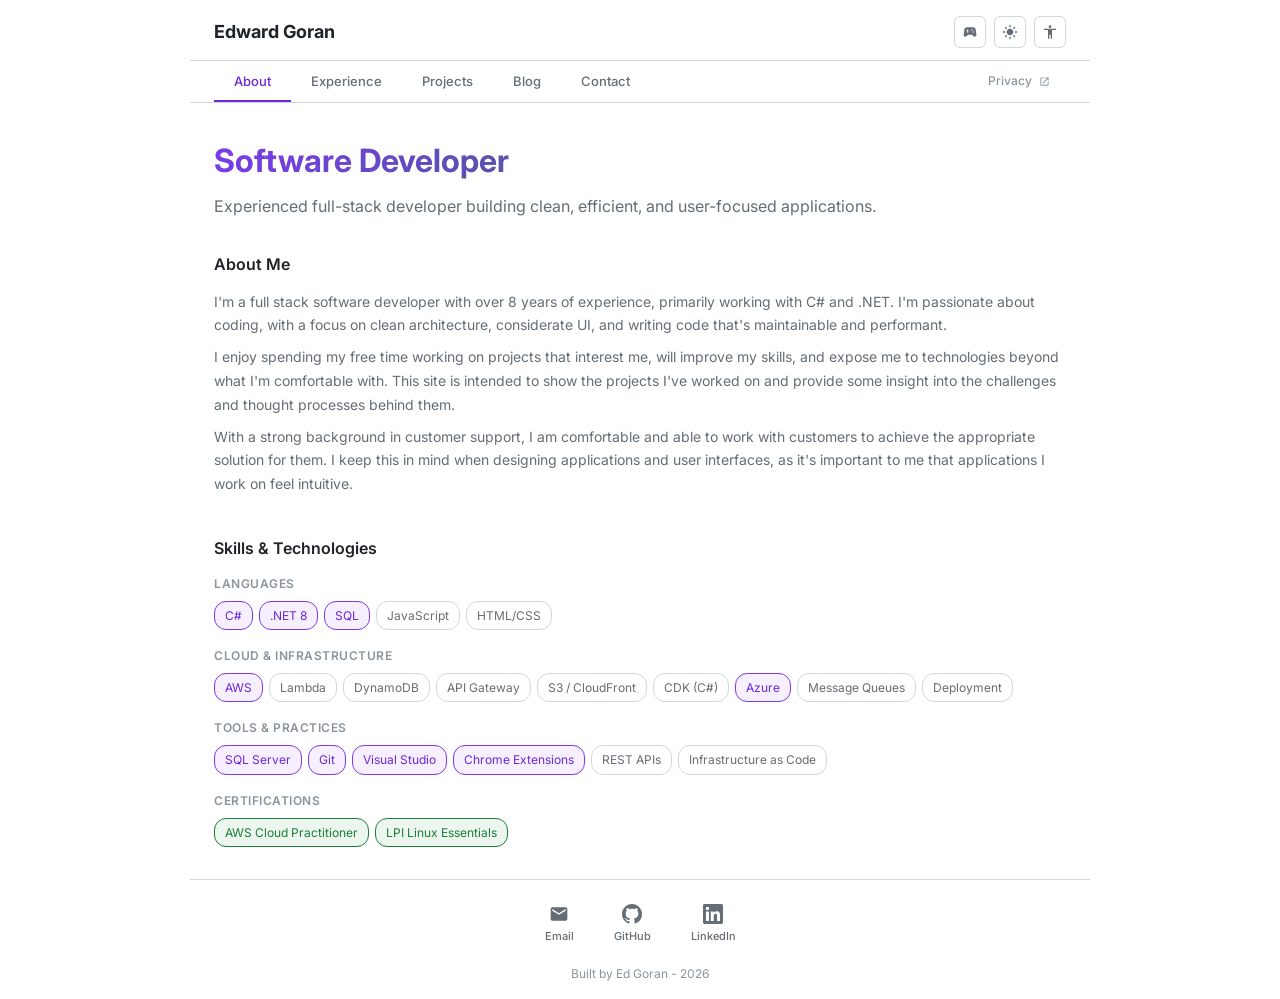
<file: docs/index.html>
﻿<!DOCTYPE html>
<html lang="en">
<head>
    <meta charset="UTF-8">
    <meta name="viewport" content="width=device-width, initial-scale=1.0">
    <title>Ed Goran - Software Developer</title>
    <meta name="description" content="Edward Goran - Software Developer specialising in C#, .NET, AWS, and full-stack development">
    <meta name="author" content="Edward Goran">

    <!-- Open Graph (LinkedIn, social sharing) -->
    <meta property="og:title" content="Edward Goran - Software Developer">
    <meta property="og:description" content="Portfolio showcasing C#/.NET development, Chrome extensions, and AWS serverless applications">
    <meta property="og:type" content="website">
    <meta property="og:url" content="https://portfolio.edgoran.co.uk">

    <script>
        // Prevent flash - set theme before render
        (function () {
            const theme = localStorage.getItem('theme') ||
                (window.matchMedia('(prefers-color-scheme: light)').matches ? 'light' : 'dark');
            document.documentElement.setAttribute('data-theme', theme);
            if (localStorage.getItem('a11y') === 'true') {
                document.documentElement.setAttribute('data-a11y', 'true');
            }
        })();
    </script>

    <link rel="stylesheet" href="styles.css">
    <link rel="preconnect" href="https://fonts.googleapis.com">
    <link href="https://fonts.googleapis.com/css2?family=Inter:wght@400;500;600;700&display=swap" rel="stylesheet">
    <link rel="icon" type="image/png" href="images/favicon.ico">
</head>
<body>
    <svg width="0" height="0" style="position:absolute">
        <defs>
            <linearGradient id="rainbow-gradient" x1="0%" y1="0%" x2="100%" y2="0%">
                <stop offset="0%" stop-color="#ff6b6b"/>
                <stop offset="25%" stop-color="#feca57"/>
                <stop offset="50%" stop-color="#48dbfb"/>
                <stop offset="75%" stop-color="#ff9ff3"/>
                <stop offset="100%" stop-color="#54a0ff"/>
            </linearGradient>
        </defs>
    </svg>

    <div class="app">
        <header class="header">
            <div class="header-top">
                <h1 class="logo">Edward Goran</h1>
                <div class="header-right">
                    <button class="menu-toggle" id="menu-toggle" title="Menu" aria-label="Toggle menu">
                        <span class="menu-hamburger">
                            <span></span>
                            <span></span>
                            <span></span>
                        </span>
                    </button>
                    <button class="games-toggle" id="games-toggle" title="Games">
                        <svg class="games-icon" viewBox="0 0 24 24"><path d="M21.58 16.09l-1.09-7.66C20.21 6.46 18.52 5 16.53 5H7.47C5.48 5 3.79 6.46 3.51 8.43l-1.09 7.66C2.2 17.63 3.39 19 4.94 19c.68 0 1.32-.27 1.8-.75L9 16h6l2.25 2.25c.48.48 1.13.75 1.8.75 1.56 0 2.75-1.37 2.53-2.91zM11 11H9v2H8v-2H6v-1h2V8h1v2h2v1zm4-1c-.55 0-1-.45-1-1s.45-1 1-1 1 .45 1 1-.45 1-1 1zm2 3c-.55 0-1-.45-1-1s.45-1 1-1 1 .45 1 1-.45 1-1 1z"/></svg>
                    </button>
                    <button class="theme-toggle" id="theme-toggle" title="Toggle theme">
                        <svg class="theme-icon sun" viewBox="0 0 24 24"><path d="M12 7c-2.76 0-5 2.24-5 5s2.24 5 5 5 5-2.24 5-5-2.24-5-5-5zM2 13h2c.55 0 1-.45 1-1s-.45-1-1-1H2c-.55 0-1 .45-1 1s.45 1 1 1zm18 0h2c.55 0 1-.45 1-1s-.45-1-1-1h-2c-.55 0-1 .45-1 1s.45 1 1 1zM11 2v2c0 .55.45 1 1 1s1-.45 1-1V2c0-.55-.45-1-1-1s-1 .45-1 1zm0 18v2c0 .55.45 1 1 1s1-.45 1-1v-2c0-.55-.45-1-1-1s-1 .45-1 1zM5.99 4.58a.996.996 0 00-1.41 0 .996.996 0 000 1.41l1.06 1.06c.39.39 1.03.39 1.41 0s.39-1.03 0-1.41L5.99 4.58zm12.37 12.37a.996.996 0 00-1.41 0 .996.996 0 000 1.41l1.06 1.06c.39.39 1.03.39 1.41 0a.996.996 0 000-1.41l-1.06-1.06zm1.06-10.96a.996.996 0 000-1.41.996.996 0 00-1.41 0l-1.06 1.06c-.39.39-.39 1.03 0 1.41s1.03.39 1.41 0l1.06-1.06zM7.05 18.36a.996.996 0 000-1.41.996.996 0 00-1.41 0l-1.06 1.06c-.39.39-.39 1.03 0 1.41s1.03.39 1.41 0l1.06-1.06z"/></svg>
                        <svg class="theme-icon moon" viewBox="0 0 24 24"><path d="M12 3a9 9 0 109 9c0-.46-.04-.92-.1-1.36a5.389 5.389 0 01-4.4 2.26 5.403 5.403 0 01-3.14-9.8c-.44-.06-.9-.1-1.36-.1z"/></svg>
                    </button>
                    <button class="a11y-toggle" id="a11y-toggle" title="Toggle accessibility mode">
                        <svg class="a11y-icon" viewBox="0 0 24 24"><path d="M12 2c1.1 0 2 .9 2 2s-.9 2-2 2-2-.9-2-2 .9-2 2-2zm9 7h-6v13h-2v-6h-2v6H9V9H3V7h18v2z"/></svg>
                    </button>
                </div>
            </div>
                <nav class="nav-bar" id="nav-bar">
                    <button class="nav-tab active" data-tab="about">About</button>                    
                    <button class="nav-tab" data-tab="experience">Experience</button>                    
                    <button class="nav-tab" data-tab="projects">Projects</button>
                    <button class="nav-tab" data-tab="blog">Blog</button>
                    <button class="nav-tab" data-tab="contact">Contact</button>
                    <a href="https://extensions.edgoran.co.uk" target="_blank" rel="noopener" class="nav-external">Privacy
                        <svg class="external-icon" viewBox="0 0 24 24"><path d="M19 19H5V5h7V3H5a2 2 0 00-2 2v14a2 2 0 002 2h14a2 2 0 002-2v-7h-2v7zM14 3v2h3.59l-9.83 9.83 1.41 1.41L19 6.41V10h2V3h-7z"/></svg>
                    </a>
                    <div class="nav-toolbar">
                        <button class="nav-toolbar-btn" id="mobile-games-btn" title="Games">
                            <svg viewBox="0 0 24 24"><path d="M21.58 16.09l-1.09-7.66C20.21 6.46 18.52 5 16.53 5H7.47C5.48 5 3.79 6.46 3.51 8.43l-1.09 7.66C2.2 17.63 3.39 19 4.94 19c.68 0 1.32-.27 1.8-.75L9 16h6l2.25 2.25c.48.48 1.13.75 1.8.75 1.56 0 2.75-1.37 2.53-2.91zM11 11H9v2H8v-2H6v-1h2V8h1v2h2v1zm4-1c-.55 0-1-.45-1-1s.45-1 1-1 1 .45 1 1-.45 1-1 1zm2 3c-.55 0-1-.45-1-1s.45-1 1-1 1 .45 1 1-.45 1-1 1z"/></svg>
                            <span>Games</span>
                        </button>
                        <button class="nav-toolbar-btn" id="mobile-theme-btn" title="Toggle theme">
                            <svg class="theme-icon sun" viewBox="0 0 24 24"><path d="M12 7c-2.76 0-5 2.24-5 5s2.24 5 5 5 5-2.24 5-5-2.24-5-5-5zM2 13h2c.55 0 1-.45 1-1s-.45-1-1-1H2c-.55 0-1 .45-1 1s.45 1 1 1zm18 0h2c.55 0 1-.45 1-1s-.45-1-1-1h-2c-.55 0-1 .45-1 1s.45 1 1 1zM11 2v2c0 .55.45 1 1 1s1-.45 1-1V2c0-.55-.45-1-1-1s-1 .45-1 1zm0 18v2c0 .55.45 1 1 1s1-.45 1-1v-2c0-.55-.45-1-1-1s-1 .45-1 1zM5.99 4.58a.996.996 0 00-1.41 0 .996.996 0 000 1.41l1.06 1.06c.39.39 1.03.39 1.41 0s.39-1.03 0-1.41L5.99 4.58zm12.37 12.37a.996.996 0 00-1.41 0 .996.996 0 000 1.41l1.06 1.06c.39.39 1.03.39 1.41 0a.996.996 0 000-1.41l-1.06-1.06zm1.06-10.96a.996.996 0 000-1.41.996.996 0 00-1.41 0l-1.06 1.06c-.39.39-.39 1.03 0 1.41s1.03.39 1.41 0l1.06-1.06zM7.05 18.36a.996.996 0 000-1.41.996.996 0 00-1.41 0l-1.06 1.06c-.39.39-.39 1.03 0 1.41s1.03.39 1.41 0l1.06-1.06z"/></svg>
                            <svg class="theme-icon moon" viewBox="0 0 24 24"><path d="M12 3a9 9 0 109 9c0-.46-.04-.92-.1-1.36a5.389 5.389 0 01-4.4 2.26 5.403 5.403 0 01-3.14-9.8c-.44-.06-.9-.1-1.36-.1z"/></svg>
                            <span>Theme</span>
                        </button>
                        <button class="nav-toolbar-btn" id="mobile-a11y-btn" title="Accessibility">
                            <svg viewBox="0 0 24 24"><path d="M12 2c1.1 0 2 .9 2 2s-.9 2-2 2-2-.9-2-2 .9-2 2-2zm9 7h-6v13h-2v-6h-2v6H9V9H3V7h18v2z"/></svg>
                            <span>Accessibility</span>
                        </button>
                    </div>
                </nav>
        </header>

        <main class="main">
            <!-- About Tab -->
            <section id="tab-about" class="tab-content active">
                <div class="about-hero">
                    <div class="about-intro">
                        <h2 class="about-title">Software Developer</h2>
                        <p class="about-subtitle">Experienced full-stack developer building clean, efficient, and user-focused applications.</p>
                    </div>
                </div>

                <div class="about-body">
                    <div class="about-section">
                        <h3 class="about-heading">About Me</h3>
                        <p class="about-text">
                            I'm a full stack software developer with over 8 years of experience, primarily working with C# and .NET.
                            I'm passionate about coding, with a focus on clean architecture, considerate UI, and writing code that's maintainable and performant.
                        </p>

                        <p class="about-text">
                            I enjoy spending my free time working on projects that interest me, will improve my skills, and expose me to technologies beyond what I'm comfortable with.
                            This site is intended to show the projects I've worked on and provide some insight into the challenges and thought processes behind them.
                        </p>

                        <p class="about-text">
                            With a strong background in customer support, I am comfortable and able to work with customers to achieve the appropriate solution for them.
                            I keep this in mind when designing applications and user interfaces, as it's important to me that applications I work on feel intuitive.
                        </p>
                    </div>

                    <div class="about-section">
                        <h3 class="about-heading">Skills & Technologies</h3>
                        <div class="skills-grid">
                            <div class="skill-category">
                                <h4 class="skill-category-title">Languages</h4>
                                <div class="skill-tags">
                                    <span class="skill-tag primary">C#</span>
                                    <span class="skill-tag primary">.NET 8</span>
                                    <span class="skill-tag primary">SQL</span>
                                    <span class="skill-tag">JavaScript</span>
                                    <span class="skill-tag">HTML/CSS</span>
                                </div>
                            </div>
                            <div class="skill-category">
                                <h4 class="skill-category-title">Cloud & Infrastructure</h4>
                                <div class="skill-tags">
                                    <span class="skill-tag primary">AWS</span>
                                    <span class="skill-tag">Lambda</span>
                                    <span class="skill-tag">DynamoDB</span>
                                    <span class="skill-tag">API Gateway</span>
                                    <span class="skill-tag">S3 / CloudFront</span>
                                    <span class="skill-tag">CDK (C#)</span>
                                    <span class="skill-tag primary">Azure</span>
                                    <span class="skill-tag">Message Queues</span>
                                    <span class="skill-tag">Deployment</span>
                                </div>
                            </div>
                            <div class="skill-category">
                                <h4 class="skill-category-title">Tools & Practices</h4>
                                <div class="skill-tags">
                                    <span class="skill-tag primary">SQL Server</span>
                                    <span class="skill-tag primary">Git</span>
                                    <span class="skill-tag primary">Visual Studio</span>
                                    <span class="skill-tag primary">Chrome Extensions</span>
                                    <span class="skill-tag">REST APIs</span>
                                    <span class="skill-tag">Infrastructure as Code</span>
                                </div>
                            </div>
                            <div class="skill-category">
                                <h4 class="skill-category-title">Certifications</h4>
                                <div class="skill-tags">
                                    <span class="skill-tag cert">AWS Cloud Practitioner</span>
                                    <span class="skill-tag cert">LPI Linux Essentials</span>
                                </div>
                            </div>
                        </div>
                    </div>
                </div>
            </section>

            <!-- Projects Tab -->
            <section id="tab-projects" class="tab-content">
                <h2 class="page-title">Projects</h2>

                <div class="projects-grid">

                    <div class="project-card featured clickable " data-project="steamwishlist">
                        <div class="project-header">
                        <span class="project-icon">🏷️</span>
                        <h3 class="project-name">Steam Wishlist Alerts</h3>
                        </div>
                        <p class="project-description">
                            A Chrome extension that tracks Steam game prices, notifies on drops, and compares prices across 30+ stores. 
                            Features wishlist import, quick-add on Steam pages, deal scoring, and a freemium model with LemonSqueezy payments.
                        </p>
                        <div class="project-tech">
                        <span class="tech-tag">HTML / CSS / JS</span>
                        <span class="tech-tag">Chrome Extension</span>
                        <span class="tech-tag">Steam API</span>
                        <span class="tech-tag">IsThereAnyDeal API</span>
                        <span class="tech-tag">LemonSqueezy</span>
                        <span class="tech-tag">Manifest V3</span>
                        </div>
                        <div class="project-links">
                            <a href="https://chromewebstore.google.com/detail/kokgfhmkblondjomicdelmhmigidbahe" class="project-link" onclick="event.stopPropagation()">Chrome Web Store</a>
                        </div>
                        <span class="project-dive-hint">Click for development deep dive</span>
                    </div>

                    <div class="project-card clickable" data-project="leaguestats">
                        <div class="project-header">
                            <span class="project-icon">⚔️</span>
                            <h3 class="project-name">League Stats</h3>
                        </div>
                        <p class="project-description">
                            A full-stack web application for looking up League of Legends player stats, match history,
                            and champion information. Built with a serverless AWS backend and C#, using the Riot Games API.
                        </p>
                        <div class="project-tech">
                            <span class="tech-tag">C# / .NET 8</span>
                            <span class="tech-tag">AWS Lambda</span>
                            <span class="tech-tag">API Gateway</span>
                            <span class="tech-tag">DynamoDB</span>
                            <span class="tech-tag">CDK</span>
                            <span class="tech-tag">Riot API</span>
                        </div>
                        <div class="project-links">
                            <a href="https://github.com/edgoran/league-builds" target="_blank" class="project-link" onclick="event.stopPropagation()">GitHub</a>
                        </div>
                        <span class="project-dive-hint">Click for development deep dive</span>
                    </div>

                    <div class="project-card clickable" data-project="portfolio">
                        <div class="project-header">
                            <span class="project-icon">🌐</span>
                            <h3 class="project-name">Portfolio Site</h3>
                        </div>
                        <p class="project-description">
                            A personal portfolio and project showcase site (this site!) with theme switching, WCAG accessibility mode,
                            and responsive design. Hosted on AWS using S3, CloudFront, and a custom domain via Route 53,
                            all deployed with CDK infrastructure as code.
                        </p>
                        <div class="project-tech">
                            <span class="tech-tag">HTML / CSS / JS</span>
                            <span class="tech-tag">AWS CDK</span>
                            <span class="tech-tag">S3</span>
                            <span class="tech-tag">CloudFront</span>
                            <span class="tech-tag">Route 53</span>
                            <span class="tech-tag">ACM</span>
                        </div>
                        <div class="project-links">
                            <a href="https://github.com/edgoran/" target="_blank" class="project-link" onclick="event.stopPropagation()">GitHub</a>
                            <a href="https://portfolio.edgoran.co.uk" target="_blank" class="project-link" onclick="event.stopPropagation()">Live Site</a>
                        </div>
                        <span class="project-dive-hint">Click for development deep dive</span>
                    </div>

                    <div class="project-card clickable" data-project="patchbot">
                        <div class="project-header">
                            <span class="project-icon">🤖</span>
                            <h3 class="project-name">PatchBot</h3>
                        </div>
                        <p class="project-description">
                            A Discord bot that monitors and notifies about game patch updates. Supports any Steam game automatically,
                            RSS feeds for non-Steam games, and allows users to register custom feeds. Hosted 24/7 on a Raspberry Pi.
                        </p>
                        <div class="project-tech">
                            <span class="tech-tag">C# / .NET 8</span>
                            <span class="tech-tag">Discord.Net</span>
                            <span class="tech-tag">SQLite</span>
                            <span class="tech-tag">Raspberry Pi</span>
                            <span class="tech-tag">Steam API</span>
                            <span class="tech-tag">RSS</span>
                            <span class="tech-tag">systemd</span>
                        </div>
                        <div class="project-links">
                            <a href="https://github.com/edgoran/patchbot" target="_blank" class="project-link" onclick="event.stopPropagation()">GitHub</a>
                        </div>
                        <span class="project-dive-hint">Click for development deep dive</span>
                    </div>

                    <div class="project-card clickable" data-project="levels">
                        <div class="project-header">
                            <span class="project-icon">🔊</span>
                            <h3 class="project-name">Levels: Tab Volume Mixer</h3>
                        </div>
                        <p class="project-description">
                            A Chrome extension that lets you control the volume of individual browser tabs independently.
                            Features per-tab sliders, mute toggles, volume boost up to 1000%, and automatic per-site presets.
                        </p>
                        <div class="project-tech">
                            <span class="tech-tag">JavaScript</span>
                            <span class="tech-tag">Chrome Extension</span>
                            <span class="tech-tag">Web Audio API</span>
                            <span class="tech-tag">Manifest V3</span>
                        </div>
                        <div class="project-links">
                            <a href="https://github.com/edgoran/tab-volume-controller" target="_blank" class="project-link" onclick="event.stopPropagation()">GitHub</a>
                            <a href="https://chromewebstore.google.com/detail/aalphoefegnbpgckdmcmcmmehocmndch?utm_source=item-share-cb" target="_blank" class="project-link" onclick="event.stopPropagation()">Chrome Web Store</a>
                        </div>
                        <span class="project-dive-hint">Click for development deep dive</span>
                    </div>

                    <div class="project-card clickable" data-project="linkgrab">
                        <div class="project-header">
                            <span class="project-icon">🔗</span>
                            <h3 class="project-name">Link Grab</h3>
                        </div>
                        <p class="project-description">
                            A Chrome extension that opens or copies all links found in selected text via the context menu.
                            Features link preview, tab grouping, keyboard shortcuts, and dynamic link counting.
                        </p>
                        <div class="project-tech">
                            <span class="tech-tag">JavaScript</span>
                            <span class="tech-tag">Chrome Extension</span>
                            <span class="tech-tag">DOM Parsing</span>
                            <span class="tech-tag">Manifest V3</span>
                        </div>
                        <div class="project-links">
                            <a href="https://github.com/edgoran/multi-link-opener" target="_blank" class="project-link" onclick="event.stopPropagation()">GitHub</a>
                            <a href="https://chromewebstore.google.com/detail/njhhijannpfjmgepddchjglgnldjnpgh?utm_source=item-share-cb" target="_blank" class="project-link" onclick="event.stopPropagation()">Chrome Web Store</a>
                        </div>
                        <span class="project-dive-hint">Click for development deep dive</span>
                    </div>

                </div>
            </section>

            <!-- Project Deep Dive View -->
            <section id="tab-deep-dive" class="tab-content">
                <button class="back-button" id="deep-dive-back">← Back to projects</button>

                <div id="deep-dive-content">
                    <!-- Content injected by JS -->
                </div>
            </section>

            <!-- Experience Tab -->
            <section id="tab-experience" class="tab-content">
                <h2 class="page-title">Experience</h2>

                <div class="experience-section">
                    <h3 class="experience-heading">Work History</h3>

                    <div class="experience-list">
                        <div class="experience-item">
                            <img class="experience-icon" src="images/adtec-software-icon.png" alt="Company Name">
                            <div class="experience-content">
                                <div class="experience-header">
                                    <h4 class="experience-role">Software Developer</h4>
                                    <span class="experience-date">2018 - Present</span>
                                </div>
                                <p class="experience-company">Adtec Software</p>
                                <ul class="experience-points">
                                    <li>Developed new features and user interfaces for desktop applications using .NET, with an emphasis on development using C# and Visual Basic.</li>
                                    <li>Created new customer payment websites for online payments using Razor. Working with markup languages and programming languages simultaneously including C#, HTML, CSS, JavaScript, MVC, and Razor.</li>
                                    <li>Developed desktop interfaces for technical customers to improve usability of debt management software.</li>
                                    <li>Azure object creation and management, primarily creating web applications with peripheral support elements such as storage accounts, cloud databases, message queues, and hybrid connectors.</li>
                                    <li>Deployed software, including database upgrade tooling, Windows services, IIS service/sites, Azure hosted sites, SQL server agent jobs, and desktop applications via MSIs.</li>
                                    <li>Reviewed performance of existing tables keys and indexes to maximise execution times of queries and improve the speed of applications that rely on SQL server data retrieval.</li>
                                </ul>
                                <div class="experience-tech-used">
                                    <span class="tech-tag">C#</span>
                                    <span class="tech-tag">.NET</span>
                                    <span class="tech-tag">SQL Server</span>
                                    <span class="tech-tag">HTML</span>
                                    <span class="tech-tag">CSS</span>
                                    <span class="tech-tag">Cloud Infrastructure</span>
                                </div>
                            </div>
                        </div>

                        <div class="experience-item">
                            <img class="experience-icon" src="images/welcom-digital-icon.png" alt="Company Name">
                            <div class="experience-content">
                                <div class="experience-header">
                                    <h4 class="experience-role">Service Desk Analyst</h4>
                                    <span class="experience-date">2017 - 2018</span>
                                </div>
                                <p class="experience-company">Welcom Digital</p>
                                <ul class="experience-points">
                                    <li>Support clients with any software or hardware problems under company-wide service level agreements.</li>
                                    <li>Trusted to make edits and amendments to client and customer data which could affect global companies if misused.</li>
                                </ul>
                                <div class="experience-tech-used">
                                    <span class="tech-tag">SQL</span>
                                </div>
                            </div>
                        </div>
                    </div>
                </div>

                <div class="experience-section">
                    <h3 class="experience-heading">Education</h3>

                    <div class="experience-list">
                        <div class="experience-item">
                            <div class="experience-marker edu"></div>
                            <div class="experience-content">
                                <div class="experience-header">
                                    <h4 class="experience-role">York College - Software Development</h4>
                                    <span class="experience-date">2015 - 2017</span>
                                </div>
                                <p class="experience-company">
                                    BTEC Level 3 Triple Distinction Star (D*D*D*)
                                </p>
                            </div>
                        </div>
                    </div>
                </div>

                <div class="experience-section">
                    <h3 class="experience-heading">Certifications</h3>

                    <div class="certifications-grid">
                        <a href="https://aws.amazon.com/certification/certified-cloud-practitioner/" target="_blank" rel="noopener" class="certification-card">
                            <img class="certification-badge-icon" src="images/aws-certified-cloud-practitioner.png" alt="AWS Cloud Practitioner">
                            <div class="certification-info">
                                <h4 class="certification-name">AWS Cloud Practitioner</h4>
                                <p class="certification-date">2026</p>
                            </div>
                        </a>

                        <a href="https://www.lpi.org/our-certifications/linux-essentials-overview/" target="_blank" rel="noopener" class="certification-card">
                            <img class="certification-badge-icon" src="images/linux-essentials-certificate.png" alt="LPI Linux Essentials">
                            <div class="certification-info">
                                <h4 class="certification-name">LPI Linux Essentials</h4>
                                <p class="certification-date">2026</p>
                            </div>
                        </a>
                    </div>
                </div>
            </section>

            <!-- Contact Tab -->
            <section id="tab-contact" class="tab-content">
                <div class="contact-page">
                    <h2 class="contact-title">Get in touch</h2>
                    <p class="contact-subtitle">Feel free to reach out via any of the links below</p>
                    <div class="contact-links-centered">
                        <a href="mailto:edgoran@gmail.com" class="contact-card">
                            <svg viewBox="0 0 24 24" class="contact-card-icon"><path d="M20 4H4c-1.1 0-2 .9-2 2v12c0 1.1.9 2 2 2h16c1.1 0 2-.9 2-2V6c0-1.1-.9-2-2-2zm0 4l-8 5-8-5V6l8 5 8-5v2z" /></svg>
                            <span class="contact-card-label">Email</span>
                            <span class="contact-card-value">edgoran@gmail.com</span>
                            <button class="copy-button" id="copy-email" title="Copy email" onclick="event.preventDefault(); event.stopPropagation(); copyEmail();">
                                <svg viewBox="0 -960 960 960" class="copy-icon"><path d="M360-240q-33 0-56.5-23.5T280-320v-480q0-33 23.5-56.5T360-880h360q33 0 56.5 23.5T800-800v480q0 33-23.5 56.5T720-240H360Zm0-80h360v-480H360v480ZM200-80q-33 0-56.5-23.5T120-160v-560h80v560h440v80H200Zm160-240v-480 480Z" /></svg>
                            </button>
                        </a>
                        <a href="https://github.com/edgoran/" target="_blank" rel="noopener" class="contact-card">
                            <svg viewBox="0 0 24 24" class="contact-card-icon"><path d="M12 0C5.37 0 0 5.37 0 12c0 5.31 3.435 9.795 8.205 11.385.6.105.825-.255.825-.57 0-.285-.015-1.23-.015-2.235-3.015.555-3.795-.735-4.035-1.41-.135-.345-.72-1.41-1.23-1.695-.42-.225-1.02-.78-.015-.795.945-.015 1.62.87 1.845 1.23 1.08 1.815 2.805 1.305 3.495.99.105-.78.42-1.305.765-1.605-2.67-.3-5.46-1.335-5.46-5.925 0-1.305.465-2.385 1.23-3.225-.12-.3-.54-1.53.12-3.18 0 0 1.005-.315 3.3 1.23.96-.27 1.98-.405 3-.405s2.04.135 3 .405c2.295-1.56 3.3-1.23 3.3-1.23.66 1.65.24 2.88.12 3.18.765.84 1.23 1.905 1.23 3.225 0 4.605-2.805 5.625-5.475 5.925.435.375.81 1.095.81 2.22 0 1.605-.015 2.895-.015 3.3 0 .315.225.69.825.57A12.02 12.02 0 0024 12c0-6.63-5.37-12-12-12z" /></svg>
                            <span class="contact-card-label">GitHub</span>
                            <span class="contact-card-value">github.com/edgoran</span>
                        </a>
                        <a href="https://www.linkedin.com/in/edward-goran-776838338" target="_blank" rel="noopener" class="contact-card">
                            <svg viewBox="0 0 24 24" class="contact-card-icon"><path d="M20.447 20.452h-3.554v-5.569c0-1.328-.027-3.037-1.852-3.037-1.853 0-2.136 1.445-2.136 2.939v5.667H9.351V9h3.414v1.561h.046c.477-.9 1.637-1.85 3.37-1.85 3.601 0 4.267 2.37 4.267 5.455v6.286zM5.337 7.433a2.062 2.062 0 01-2.063-2.065 2.064 2.064 0 112.063 2.065zm1.782 13.019H3.555V9h3.564v11.452zM22.225 0H1.771C.792 0 0 .774 0 1.729v20.542C0 23.227.792 24 1.771 24h20.451C23.2 24 24 23.227 24 22.271V1.729C24 .774 23.2 0 22.222 0h.003z" /></svg>
                            <span class="contact-card-label">LinkedIn</span>
                            <span class="contact-card-value">Edward Goran</span>
                        </a>
                    </div>
                </div>
            </section>

            <!-- Games Tab -->
            <section id="tab-games" class="tab-content">
                <h2 class="page-title">Games</h2>
                <p class="games-subtitle">Welcome to the Ed Games</p>

                <div class="games-selector">
                    <button class="game-select-btn active" data-game="runner">
                        <span class="game-select-icon">🏃</span>
                        <span class="game-select-name">Ed Runner</span>
                    </button>
                    <button class="game-select-btn" data-game="snake">
                        <span class="game-select-icon">🐍</span>
                        <span class="game-select-name">SnakEd</span>
                    </button>
                    <button class="game-select-btn" data-game="tictactoe">
                        <span class="game-select-icon">⭕</span>
                        <span class="game-select-name">Ed's & Crosses</span>
                    </button>
                    <button class="game-select-btn" data-game="invaders">
                        <span class="game-select-icon">👾</span>
                        <span class="game-select-name">Space InvEders</span>
                    </button>
                    <button class="game-select-btn" data-game="whackamole">
                        <span class="game-select-icon">🔨</span>
                        <span class="game-select-name">Whack-a-Ed</span>
                    </button>
                    <button class="game-select-btn" data-game="tetris">
                        <span class="game-select-icon">🧱</span>
                        <span class="game-select-name">tEdris</span>
                    </button>
                </div>

                <div class="game-container">
                    <div class="game-wrapper" id="game-wrapper">
                        <canvas id="game-canvas"></canvas>
                        <div class="game-overlay" id="game-overlay">
                            <div class="game-overlay-content">
                                <h3 class="game-overlay-title" id="game-overlay-title">Ed Runner</h3>
                                <p class="game-overlay-text" id="game-overlay-text">Jump over obstacles to survive</p>
                                <button class="game-start-btn" id="game-start-btn">Press Space or Tap to Start</button>
                            </div>
                        </div>
                        <div class="game-hud" id="game-hud">
                            <span class="game-score" id="game-score">0</span>
                            <span class="game-high-score" id="game-high-score">HI 0</span>
                        </div>
                    </div>

                    <div class="mobile-game-controls mobile-runner-controls" id="mobile-runner-controls">
                        <button class="mobile-control-btn" id="mobile-duck-btn" aria-label="Duck">
                            <svg viewBox="0 0 24 24"><path d="M7.41 15.41L12 10.83l4.59 4.58L18 14l-6-6-6 6z" transform="rotate(180 12 12)"/></svg>
                            <span>Duck</span>
                        </button>
                        <button class="mobile-control-btn mobile-jump-btn" id="mobile-jump-btn" aria-label="Jump">
                            <svg viewBox="0 0 24 24"><path d="M7.41 15.41L12 10.83l4.59 4.58L18 14l-6-6-6 6z"/></svg>
                            <span>Jump</span>
                        </button>
                    </div>

                    <div class="mobile-game-controls mobile-invader-controls" id="mobile-invader-controls">
                        <button class="mobile-control-btn" id="mobile-left-btn" aria-label="Left">
                            <svg viewBox="0 0 24 24"><path d="M15.41 7.41L14 6l-6 6 6 6 1.41-1.41L10.83 12z"/></svg>
                            <span>Left</span>
                        </button>
                        <button class="mobile-control-btn mobile-jump-btn" id="mobile-fire-btn" aria-label="Fire">
                            <svg viewBox="0 0 24 24"><path d="M7.41 15.41L12 10.83l4.59 4.58L18 14l-6-6-6 6z"/></svg>
                            <span>Fire</span>
                        </button>
                        <button class="mobile-control-btn" id="mobile-right-btn" aria-label="Right">
                            <svg viewBox="0 0 24 24"><path d="M10 6L8.59 7.41 13.17 12l-4.58 4.59L10 18l6-6z"/></svg>
                            <span>Right</span>
                        </button>
                    </div>

                    <div class="mobile-game-controls mobile-snake-controls" id="mobile-snake-controls">
                        <div class="dpad">
                            <button class="dpad-btn dpad-up" id="mobile-up-btn" aria-label="Up">
                                <svg viewBox="0 0 24 24"><path d="M7.41 15.41L12 10.83l4.59 4.58L18 14l-6-6-6 6z"/></svg>
                            </button>
                            <button class="dpad-btn dpad-left" id="mobile-left2-btn" aria-label="Left">
                                <svg viewBox="0 0 24 24"><path d="M15.41 7.41L14 6l-6 6 6 6 1.41-1.41L10.83 12z"/></svg>
                            </button>
                            <button class="dpad-btn dpad-right" id="mobile-right2-btn" aria-label="Right">
                                <svg viewBox="0 0 24 24"><path d="M10 6L8.59 7.41 13.17 12l-4.58 4.59L10 18l6-6z"/></svg>
                            </button>
                            <button class="dpad-btn dpad-down" id="mobile-down-btn" aria-label="Down">
                                <svg viewBox="0 0 24 24"><path d="M7.41 15.41L12 10.83l4.59 4.58L18 14l-6-6-6 6z" transform="rotate(180 12 12)"/></svg>
                            </button>
                        </div>
                    </div>

                    <div class="mobile-game-controls mobile-tetris-controls" id="mobile-tetris-controls">
                        <div class="dpad">
                            <button class="dpad-btn dpad-up" id="mobile-trotate-btn" aria-label="Rotate">
                                <svg viewBox="0 0 24 24"><path d="M12.5 8c-2.65 0-5.05.99-6.9 2.6L2 7v9h9l-3.62-3.62c1.39-1.16 3.16-1.88 5.12-1.88 3.54 0 6.55 2.31 7.6 5.5l2.37-.78C21.08 11.03 17.15 8 12.5 8z"/></svg>
                            </button>
                            <button class="dpad-btn dpad-left" id="mobile-tleft-btn" aria-label="Left">
                                <svg viewBox="0 0 24 24"><path d="M15.41 7.41L14 6l-6 6 6 6 1.41-1.41L10.83 12z"/></svg>
                            </button>
                            <button class="dpad-btn dpad-center" id="mobile-tdrop-btn" aria-label="Hard Drop">
                                <svg viewBox="0 0 24 24" width="24" height="24"><path d="M7.41 8.59L12 13.17l4.59-4.58L18 10l-6 6-6-6z"/><path d="M7.41 4.59L12 9.17l4.59-4.58L18 6l-6 6-6-6z" opacity="0.5"/></svg>
                            </button>
                            <button class="dpad-btn dpad-right" id="mobile-tright-btn" aria-label="Right">
                                <svg viewBox="0 0 24 24"><path d="M10 6L8.59 7.41 13.17 12l-4.58 4.59L10 18l6-6z"/></svg>
                            </button>
                            <button class="dpad-btn dpad-down" id="mobile-tdown-btn" aria-label="Soft Drop">
                                <svg viewBox="0 0 24 24"><path d="M7.41 15.41L12 10.83l4.59 4.58L18 14l-6-6-6 6z" transform="rotate(180 12 12)"/></svg>
                            </button>
                        </div>
                    </div>
                </div>

                <div class="game-controls-info" id="game-controls-info">
                    <div class="game-control">
                        <kbd>Space</kbd> / <kbd>↑</kbd> / <kbd>W</kbd> / <kbd>Click</kbd>
                        <span>Jump</span>
                    </div>
                    <div class="game-control">
                        <kbd>↓</kbd> / <kbd>S</kbd> / <kbd>Right Click</kbd>
                        <span>Duck</span>
                    </div>
                </div>

                <div class="game-options" id="game-options-snake" style="display: none;">
                    <label class="game-option-toggle">
                        <input type="checkbox" id="snake-wall-death">
                        <span class="game-option-slider"></span>
                        <span class="game-option-label">Wall death</span>
                    </label>
                </div>

                <div class="game-options" id="game-options-tictactoe" style="display: none;">
                    <label class="game-option-toggle">
                        <input type="checkbox" id="ttt-two-player">
                        <span class="game-option-slider"></span>
                        <span class="game-option-label">Two player</span>
                    </label>
                    <label class="game-option-toggle">
                        <input type="checkbox" id="ttt-hard-mode">
                        <span class="game-option-slider"></span>
                        <span class="game-option-label">Hard mode</span>
                    </label>
                    <label class="game-option-toggle">
                        <input type="checkbox" id="ttt-player-first" checked>
                        <span class="game-option-slider"></span>
                        <span class="game-option-label">Ed goes first</span>
                    </label>
                </div>

            </section>

            <!-- Blog Tab -->
            <section id="tab-blog" class="tab-content">
                <h2 class="page-title">Blog</h2>
                <p class="about-subtitle">Things I'm learning, exploring, and building.</p>

                <div class="projects-grid">

                    <div class="project-card clickable" data-blog="networking">
                        <div class="project-header">
                            <span class="project-icon">🌐</span>
                            <h3 class="project-name">Networking Fundamentals</h3>
                        </div>
                        <p class="project-description">
                            TCP vs UDP, HTTP/HTTPS, SSH, DNS, and how data moves across the internet.
                        </p>
                        <div class="project-tech">
                            <span class="tech-tag">TCP/UDP</span>
                            <span class="tech-tag">HTTP/HTTPS</span>
                            <span class="tech-tag">SSH</span>
                            <span class="tech-tag">DNS</span>
                        </div>
                        <span class="project-dive-hint">Click for deep dive</span>
                    </div>

                    <div class="project-card clickable" data-blog="linux">
                        <div class="project-header">
                            <span class="project-icon">🐧</span>
                            <h3 class="project-name">Linux Commands</h3>
                        </div>
                        <p class="project-description">
                            Essential Linux commands, file system navigation, permissions, and shell scripting.
                        </p>
                        <div class="project-tech">
                            <span class="tech-tag">Bash</span>
                            <span class="tech-tag">File System</span>
                            <span class="tech-tag">Permissions</span>
                            <span class="tech-tag">Processes</span>
                        </div>
                        <span class="project-dive-hint">Click for deep dive</span>
                    </div>

                    <div class="project-card clickable" data-blog="algorithms">
                        <div class="project-header">
                            <span class="project-icon">🧮</span>
                            <h3 class="project-name">Algorithms & Patterns</h3>
                        </div>
                        <p class="project-description">
                            Common coding patterns and algorithms: sliding window, two pointers, expand from centre, and more.
                        </p>
                        <div class="project-tech">
                            <span class="tech-tag">Sliding Window</span>
                            <span class="tech-tag">Two Pointers</span>
                            <span class="tech-tag">Hash Maps</span>
                            <span class="tech-tag">Binary Search</span>
                        </div>
                        <span class="project-dive-hint">Click for deep dive</span>
                    </div>

                    <div class="project-card clickable" data-blog="datastructures">
                        <div class="project-header">
                            <span class="project-icon">🏗️</span>
                            <h3 class="project-name">Data Structures</h3>
                        </div>
                        <p class="project-description">
                            Arrays, linked lists, stacks, queues, dictionaries, and when to use each.
                        </p>
                        <div class="project-tech">
                            <span class="tech-tag">Linked Lists</span>
                            <span class="tech-tag">Stacks</span>
                            <span class="tech-tag">Queues</span>
                            <span class="tech-tag">Dictionaries</span>
                        </div>
                        <span class="project-dive-hint">Click for deep dive</span>
                    </div>

                    <div class="project-card clickable" data-blog="cloud">
                        <div class="project-header">
                            <span class="project-icon">☁️</span>
                            <h3 class="project-name">Cloud Services (AWS & Azure)</h3>
                        </div>
                        <p class="project-description">
                            Core cloud concepts: networking, security, compute, storage, and how AWS and Azure services compare.
                        </p>
                        <div class="project-tech">
                            <span class="tech-tag">Security Groups</span>
                            <span class="tech-tag">NACLs</span>
                            <span class="tech-tag">VPC</span>
                            <span class="tech-tag">IAM</span>
                            <span class="tech-tag">Lambda</span>
                        </div>
                        <span class="project-dive-hint">Click for deep dive</span>
                    </div>

                </div>
            </section>

            <!-- Blog Deep Dive View -->
            <section id="tab-blog-dive" class="tab-content">
                <button class="back-button" id="blog-dive-back">← Back to blog</button>
                <div id="blog-dive-content">
                    <!-- Content injected by JS -->
                </div>
            </section>

        </main>

        <footer class="footer">
            <div class="footer-links">
                <a href="mailto:edgoran@gmail.com" class="footer-link" title="Email">
                    <svg viewBox="0 0 24 24" class="footer-icon"><path d="M20 4H4c-1.1 0-2 .9-2 2v12c0 1.1.9 2 2 2h16c1.1 0 2-.9 2-2V6c0-1.1-.9-2-2-2zm0 4l-8 5-8-5V6l8 5 8-5v2z" /></svg>
                    <span>Email</span>
                </a>
                <a href="https://github.com/edgoran/" target="_blank" rel="noopener" class="footer-link" title="GitHub">
                    <svg viewBox="0 0 24 24" class="footer-icon"><path d="M12 0C5.37 0 0 5.37 0 12c0 5.31 3.435 9.795 8.205 11.385.6.105.825-.255.825-.57 0-.285-.015-1.23-.015-2.235-3.015.555-3.795-.735-4.035-1.41-.135-.345-.72-1.41-1.23-1.695-.42-.225-1.02-.78-.015-.795.945-.015 1.62.87 1.845 1.23 1.08 1.815 2.805 1.305 3.495.99.105-.78.42-1.305.765-1.605-2.67-.3-5.46-1.335-5.46-5.925 0-1.305.465-2.385 1.23-3.225-.12-.3-.54-1.53.12-3.18 0 0 1.005-.315 3.3 1.23.96-.27 1.98-.405 3-.405s2.04.135 3 .405c2.295-1.56 3.3-1.23 3.3-1.23.66 1.65.24 2.88.12 3.18.765.84 1.23 1.905 1.23 3.225 0 4.605-2.805 5.625-5.475 5.925.435.375.81 1.095.81 2.22 0 1.605-.015 2.895-.015 3.3 0 .315.225.69.825.57A12.02 12.02 0 0024 12c0-6.63-5.37-12-12-12z" /></svg>
                    <span>GitHub</span>
                </a>
                <a href="https://www.linkedin.com/in/edward-goran-776838338" target="_blank" rel="noopener" class="footer-link" title="LinkedIn">
                    <svg viewBox="0 0 24 24" class="footer-icon"><path d="M20.447 20.452h-3.554v-5.569c0-1.328-.027-3.037-1.852-3.037-1.853 0-2.136 1.445-2.136 2.939v5.667H9.351V9h3.414v1.561h.046c.477-.9 1.637-1.85 3.37-1.85 3.601 0 4.267 2.37 4.267 5.455v6.286zM5.337 7.433a2.062 2.062 0 01-2.063-2.065 2.064 2.064 0 112.063 2.065zm1.782 13.019H3.555V9h3.564v11.452zM22.225 0H1.771C.792 0 0 .774 0 1.729v20.542C0 23.227.792 24 1.771 24h20.451C23.2 24 24 23.227 24 22.271V1.729C24 .774 23.2 0 22.222 0h.003z" /></svg>
                    <span>LinkedIn</span>
                </a>
            </div>
            <p>Built by Ed Goran - <span id="footer-year"></span></p>
        </footer>
    </div>

    <script src="data/deep-dives.js"></script>
    <script src="data/blog-dives.js"></script>
    <script src="app.js"></script>
    <script src="games/game-utils.js"></script>
    <script src="games/runner.js"></script>
    <script src="games/snake.js"></script>
    <script src="games/tictactoe.js"></script>
    <script src="games/invaders.js"></script>
    <script src="games/whackamole.js"></script>
    <script src="games/tetris.js"></script>
</body>
</html>
</file>
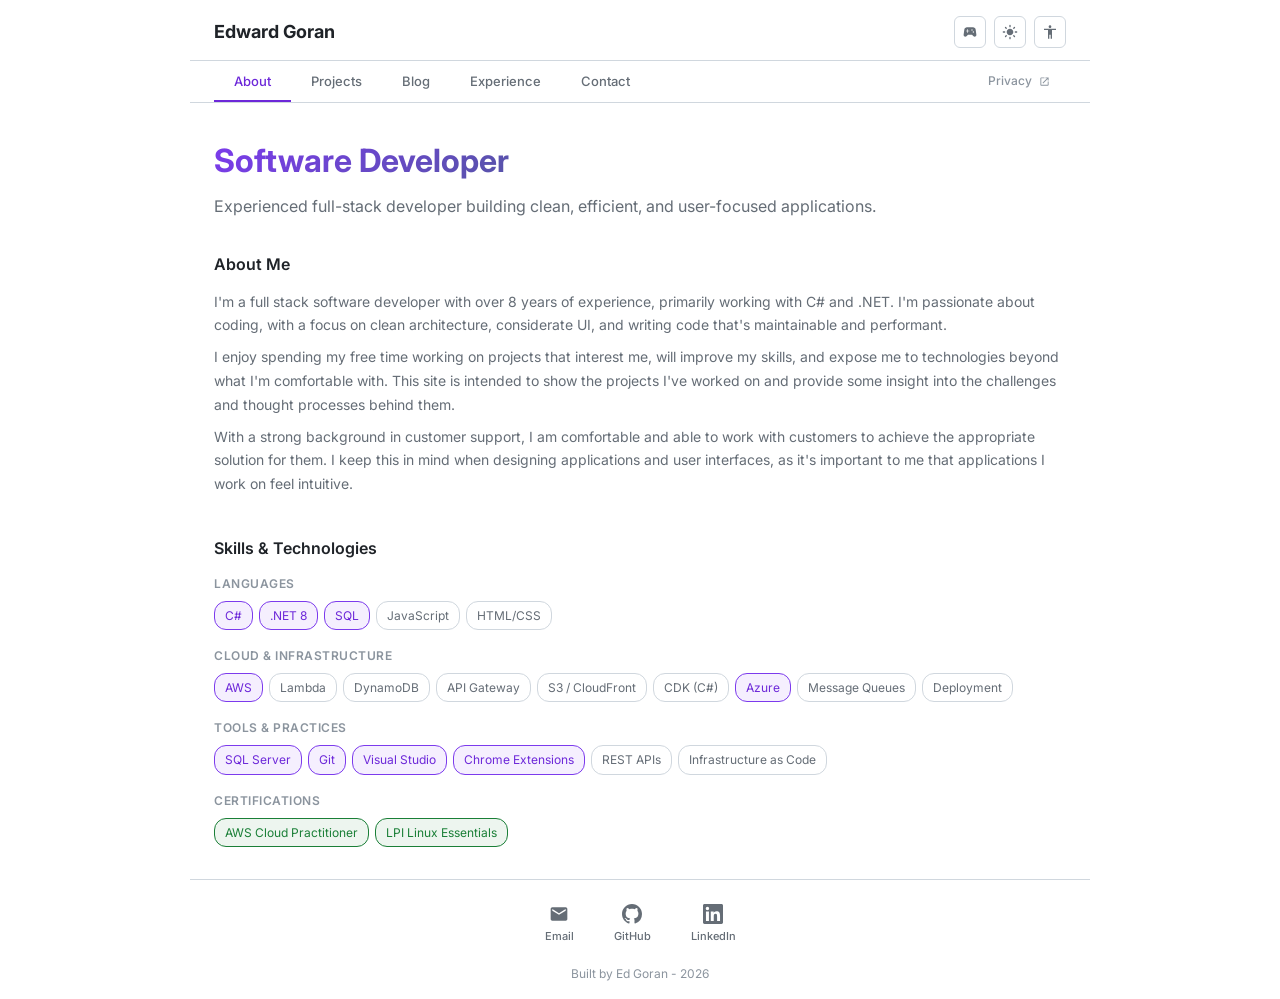
<file: site/index.html>
﻿<!DOCTYPE html>
<html lang="en">
<head>
    <meta charset="UTF-8">
    <meta name="viewport" content="width=device-width, initial-scale=1.0">
    <title>Ed Goran - Software Developer</title>
    <meta name="description" content="Edward Goran - Software Developer specialising in C#, .NET, AWS, and full-stack development">
    <meta name="author" content="Edward Goran">

    <!-- Open Graph (LinkedIn, social sharing) -->
    <meta property="og:title" content="Edward Goran - Software Developer">
    <meta property="og:description" content="Portfolio showcasing C#/.NET development, Chrome extensions, and AWS serverless applications">
    <meta property="og:type" content="website">
    <meta property="og:url" content="https://portfolio.edgoran.co.uk">

    <script>
        // Prevent flash - set theme before render
        (function () {
            const theme = localStorage.getItem('theme') ||
                (window.matchMedia('(prefers-color-scheme: light)').matches ? 'light' : 'dark');
            document.documentElement.setAttribute('data-theme', theme);
            if (localStorage.getItem('a11y') === 'true') {
                document.documentElement.setAttribute('data-a11y', 'true');
            }
        })();
    </script>

    <link rel="stylesheet" href="styles.css">
    <link rel="preconnect" href="https://fonts.googleapis.com">
    <link href="https://fonts.googleapis.com/css2?family=Inter:wght@400;500;600;700&display=swap" rel="stylesheet">
    <link rel="icon" type="image/png" href="images/favicon.ico">
</head>
<body>
    <svg width="0" height="0" style="position:absolute">
        <defs>
            <linearGradient id="rainbow-gradient" x1="0%" y1="0%" x2="100%" y2="0%">
                <stop offset="0%" stop-color="#ff6b6b"/>
                <stop offset="25%" stop-color="#feca57"/>
                <stop offset="50%" stop-color="#48dbfb"/>
                <stop offset="75%" stop-color="#ff9ff3"/>
                <stop offset="100%" stop-color="#54a0ff"/>
            </linearGradient>
        </defs>
    </svg>

    <div class="app">
        <header class="header">
            <div class="header-top">
                <h1 class="logo">Edward Goran</h1>
                <div class="header-right">
                    <button class="games-toggle" id="games-toggle" title="Games">
                        <svg class="games-icon" viewBox="0 0 24 24"><path d="M21.58 16.09l-1.09-7.66C20.21 6.46 18.52 5 16.53 5H7.47C5.48 5 3.79 6.46 3.51 8.43l-1.09 7.66C2.2 17.63 3.39 19 4.94 19c.68 0 1.32-.27 1.8-.75L9 16h6l2.25 2.25c.48.48 1.13.75 1.8.75 1.56 0 2.75-1.37 2.53-2.91zM11 11H9v2H8v-2H6v-1h2V8h1v2h2v1zm4-1c-.55 0-1-.45-1-1s.45-1 1-1 1 .45 1 1-.45 1-1 1zm2 3c-.55 0-1-.45-1-1s.45-1 1-1 1 .45 1 1-.45 1-1 1z"/></svg>
                    </button>
                    <button class="theme-toggle" id="theme-toggle" title="Toggle theme">
                        <svg class="theme-icon sun" viewBox="0 0 24 24"><path d="M12 7c-2.76 0-5 2.24-5 5s2.24 5 5 5 5-2.24 5-5-2.24-5-5-5zM2 13h2c.55 0 1-.45 1-1s-.45-1-1-1H2c-.55 0-1 .45-1 1s.45 1 1 1zm18 0h2c.55 0 1-.45 1-1s-.45-1-1-1h-2c-.55 0-1 .45-1 1s.45 1 1 1zM11 2v2c0 .55.45 1 1 1s1-.45 1-1V2c0-.55-.45-1-1-1s-1 .45-1 1zm0 18v2c0 .55.45 1 1 1s1-.45 1-1v-2c0-.55-.45-1-1-1s-1 .45-1 1zM5.99 4.58a.996.996 0 00-1.41 0 .996.996 0 000 1.41l1.06 1.06c.39.39 1.03.39 1.41 0s.39-1.03 0-1.41L5.99 4.58zm12.37 12.37a.996.996 0 00-1.41 0 .996.996 0 000 1.41l1.06 1.06c.39.39 1.03.39 1.41 0a.996.996 0 000-1.41l-1.06-1.06zm1.06-10.96a.996.996 0 000-1.41.996.996 0 00-1.41 0l-1.06 1.06c-.39.39-.39 1.03 0 1.41s1.03.39 1.41 0l1.06-1.06zM7.05 18.36a.996.996 0 000-1.41.996.996 0 00-1.41 0l-1.06 1.06c-.39.39-.39 1.03 0 1.41s1.03.39 1.41 0l1.06-1.06z" /></svg>
                        <svg class="theme-icon moon" viewBox="0 0 24 24"><path d="M12 3a9 9 0 109 9c0-.46-.04-.92-.1-1.36a5.389 5.389 0 01-4.4 2.26 5.403 5.403 0 01-3.14-9.8c-.44-.06-.9-.1-1.36-.1z" /></svg>
                    </button>
                    <button class="a11y-toggle" id="a11y-toggle" title="Toggle accessibility mode">
                        <svg class="a11y-icon" viewBox="0 0 24 24"><path d="M12 2c1.1 0 2 .9 2 2s-.9 2-2 2-2-.9-2-2 .9-2 2-2zm9 7h-6v13h-2v-6h-2v6H9V9H3V7h18v2z" /></svg>
                    </button>
                </div>
            </div>
                <nav class="nav-bar">
                    <button class="nav-tab active" data-tab="about">About</button>
                    <button class="nav-tab" data-tab="projects">Projects</button>
                    <button class="nav-tab" data-tab="blog">Blog</button>
                    <button class="nav-tab" data-tab="experience">Experience</button>
                    <button class="nav-tab" data-tab="contact">Contact</button>
                    <a href="https://extensions.edgoran.co.uk" target="_blank" rel="noopener" class="nav-external">Privacy
                        <svg class="external-icon" viewBox="0 0 24 24"><path d="M19 19H5V5h7V3H5a2 2 0 00-2 2v14a2 2 0 002 2h14a2 2 0 002-2v-7h-2v7zM14 3v2h3.59l-9.83 9.83 1.41 1.41L19 6.41V10h2V3h-7z"/></svg>
                    </a>
                </nav>
        </header>

        <main class="main">
            <!-- About Tab -->
            <section id="tab-about" class="tab-content active">
                <div class="about-hero">
                    <div class="about-intro">
                        <h2 class="about-title">Software Developer</h2>
                        <p class="about-subtitle">Experienced full-stack developer building clean, efficient, and user-focused applications.</p>
                    </div>
                </div>

                <div class="about-body">
                    <div class="about-section">
                        <h3 class="about-heading">About Me</h3>
                        <p class="about-text">
                            I'm a full stack software developer with over 8 years of experience, primarily working with C# and .NET.
                            I'm passionate about coding, with a focus on clean architecture, considerate UI, and writing code that's maintainable and performant.
                        </p>

                        <p class="about-text">
                            I enjoy spending my free time working on projects that interest me, will improve my skills, and expose me to technologies beyond what I'm comfortable with.
                            This site is intended to show the projects I've worked on and provide some insight into the challenges and thought processes behind them.
                        </p>

                        <p class="about-text">
                            With a strong background in customer support, I am comfortable and able to work with customers to achieve the appropriate solution for them.
                            I keep this in mind when designing applications and user interfaces, as it's important to me that applications I work on feel intuitive.
                        </p>
                    </div>

                    <div class="about-section">
                        <h3 class="about-heading">Skills & Technologies</h3>
                        <div class="skills-grid">
                            <div class="skill-category">
                                <h4 class="skill-category-title">Languages</h4>
                                <div class="skill-tags">
                                    <span class="skill-tag primary">C#</span>
                                    <span class="skill-tag primary">.NET 8</span>
                                    <span class="skill-tag primary">SQL</span>
                                    <span class="skill-tag">JavaScript</span>
                                    <span class="skill-tag">HTML/CSS</span>
                                </div>
                            </div>
                            <div class="skill-category">
                                <h4 class="skill-category-title">Cloud & Infrastructure</h4>
                                <div class="skill-tags">
                                    <span class="skill-tag primary">AWS</span>
                                    <span class="skill-tag">Lambda</span>
                                    <span class="skill-tag">DynamoDB</span>
                                    <span class="skill-tag">API Gateway</span>
                                    <span class="skill-tag">S3 / CloudFront</span>
                                    <span class="skill-tag">CDK (C#)</span>
                                    <span class="skill-tag primary">Azure</span>
                                    <span class="skill-tag">Message Queues</span>
                                    <span class="skill-tag">Deployment</span>
                                </div>
                            </div>
                            <div class="skill-category">
                                <h4 class="skill-category-title">Tools & Practices</h4>
                                <div class="skill-tags">
                                    <span class="skill-tag primary">SQL Server</span>
                                    <span class="skill-tag primary">Git</span>
                                    <span class="skill-tag primary">Visual Studio</span>
                                    <span class="skill-tag primary">Chrome Extensions</span>
                                    <span class="skill-tag">REST APIs</span>
                                    <span class="skill-tag">Infrastructure as Code</span>
                                </div>
                            </div>
                            <div class="skill-category">
                                <h4 class="skill-category-title">Certifications</h4>
                                <div class="skill-tags">
                                    <span class="skill-tag cert">AWS Cloud Practitioner</span>
                                    <span class="skill-tag cert">LPI Linux Essentials</span>
                                </div>
                            </div>
                        </div>
                    </div>
                </div>
            </section>

            <!-- Projects Tab -->
            <section id="tab-projects" class="tab-content">
                <h2 class="page-title">Projects</h2>

                <div class="projects-grid">

                    <div class="project-card featured clickable " data-project="steamwishlist">
                        <div class="project-header">
                        <span class="project-icon">🏷️</span>
                        <h3 class="project-name">Steam Wishlist Alerts</h3>
                        </div>
                        <p class="project-description">
                            A Chrome extension that tracks Steam game prices, notifies on drops, and compares prices across 30+ stores. 
                            Features wishlist import, quick-add on Steam pages, deal scoring, and a freemium model with LemonSqueezy payments.
                        </p>
                        <div class="project-tech">
                        <span class="tech-tag">HTML / CSS / JS</span>
                        <span class="tech-tag">Chrome Extension</span>
                        <span class="tech-tag">Steam API</span>
                        <span class="tech-tag">IsThereAnyDeal API</span>
                        <span class="tech-tag">LemonSqueezy</span>
                        <span class="tech-tag">Manifest V3</span>
                        </div>
                        <div class="project-links">
                            <a href="https://chromewebstore.google.com/detail/kokgfhmkblondjomicdelmhmigidbahe" class="project-link" onclick="event.stopPropagation()">Chrome Web Store</a>
                        </div>
                        <span class="project-dive-hint">Click for development deep dive</span>
                    </div>

                    <div class="project-card clickable" data-project="leaguestats">
                        <div class="project-header">
                            <span class="project-icon">⚔️</span>
                            <h3 class="project-name">League Stats</h3>
                        </div>
                        <p class="project-description">
                            A full-stack web application for looking up League of Legends player stats, match history,
                            and champion information. Built with a serverless AWS backend and C#, using the Riot Games API.
                        </p>
                        <div class="project-tech">
                            <span class="tech-tag">C# / .NET 8</span>
                            <span class="tech-tag">AWS Lambda</span>
                            <span class="tech-tag">API Gateway</span>
                            <span class="tech-tag">DynamoDB</span>
                            <span class="tech-tag">CDK</span>
                            <span class="tech-tag">Riot API</span>
                        </div>
                        <div class="project-links">
                            <a href="https://github.com/edgoran/league-builds" target="_blank" class="project-link" onclick="event.stopPropagation()">GitHub</a>
                        </div>
                        <span class="project-dive-hint">Click for development deep dive</span>
                    </div>

                    <div class="project-card clickable" data-project="portfolio">
                        <div class="project-header">
                            <span class="project-icon">🌐</span>
                            <h3 class="project-name">Portfolio Site</h3>
                        </div>
                        <p class="project-description">
                            A personal portfolio and project showcase site (this site!) with theme switching, WCAG accessibility mode,
                            and responsive design. Hosted on AWS using S3, CloudFront, and a custom domain via Route 53,
                            all deployed with CDK infrastructure as code.
                        </p>
                        <div class="project-tech">
                            <span class="tech-tag">HTML / CSS / JS</span>
                            <span class="tech-tag">AWS CDK</span>
                            <span class="tech-tag">S3</span>
                            <span class="tech-tag">CloudFront</span>
                            <span class="tech-tag">Route 53</span>
                            <span class="tech-tag">ACM</span>
                        </div>
                        <div class="project-links">
                            <a href="https://github.com/edgoran/" target="_blank" class="project-link" onclick="event.stopPropagation()">GitHub</a>
                            <a href="https://portfolio.edgoran.co.uk" target="_blank" class="project-link" onclick="event.stopPropagation()">Live Site</a>
                        </div>
                        <span class="project-dive-hint">Click for development deep dive</span>
                    </div>

                    <div class="project-card clickable" data-project="patchbot">
                        <div class="project-header">
                            <span class="project-icon">🤖</span>
                            <h3 class="project-name">PatchBot</h3>
                        </div>
                        <p class="project-description">
                            A Discord bot that monitors and notifies about game patch updates. Supports any Steam game automatically,
                            RSS feeds for non-Steam games, and allows users to register custom feeds. Hosted 24/7 on a Raspberry Pi.
                        </p>
                        <div class="project-tech">
                            <span class="tech-tag">C# / .NET 8</span>
                            <span class="tech-tag">Discord.Net</span>
                            <span class="tech-tag">SQLite</span>
                            <span class="tech-tag">Raspberry Pi</span>
                            <span class="tech-tag">Steam API</span>
                            <span class="tech-tag">RSS</span>
                            <span class="tech-tag">systemd</span>
                        </div>
                        <div class="project-links">
                            <a href="https://github.com/edgoran/patchbot" target="_blank" class="project-link" onclick="event.stopPropagation()">GitHub</a>
                        </div>
                        <span class="project-dive-hint">Click for development deep dive</span>
                    </div>

                    <div class="project-card clickable" data-project="levels">
                        <div class="project-header">
                            <span class="project-icon">🔊</span>
                            <h3 class="project-name">Levels: Tab Volume Mixer</h3>
                        </div>
                        <p class="project-description">
                            A Chrome extension that lets you control the volume of individual browser tabs independently.
                            Features per-tab sliders, mute toggles, volume boost up to 1000%, and automatic per-site presets.
                        </p>
                        <div class="project-tech">
                            <span class="tech-tag">JavaScript</span>
                            <span class="tech-tag">Chrome Extension</span>
                            <span class="tech-tag">Web Audio API</span>
                            <span class="tech-tag">Manifest V3</span>
                        </div>
                        <div class="project-links">
                            <a href="https://github.com/edgoran/tab-volume-controller" target="_blank" class="project-link" onclick="event.stopPropagation()">GitHub</a>
                            <a href="https://chromewebstore.google.com/detail/aalphoefegnbpgckdmcmcmmehocmndch?utm_source=item-share-cb" target="_blank" class="project-link" onclick="event.stopPropagation()">Chrome Web Store</a>
                        </div>
                        <span class="project-dive-hint">Click for development deep dive</span>
                    </div>

                    <div class="project-card clickable" data-project="linkgrab">
                        <div class="project-header">
                            <span class="project-icon">🔗</span>
                            <h3 class="project-name">Link Grab</h3>
                        </div>
                        <p class="project-description">
                            A Chrome extension that opens or copies all links found in selected text via the context menu.
                            Features link preview, tab grouping, keyboard shortcuts, and dynamic link counting.
                        </p>
                        <div class="project-tech">
                            <span class="tech-tag">JavaScript</span>
                            <span class="tech-tag">Chrome Extension</span>
                            <span class="tech-tag">DOM Parsing</span>
                            <span class="tech-tag">Manifest V3</span>
                        </div>
                        <div class="project-links">
                            <a href="https://github.com/edgoran/multi-link-opener" target="_blank" class="project-link" onclick="event.stopPropagation()">GitHub</a>
                            <a href="https://chromewebstore.google.com/detail/njhhijannpfjmgepddchjglgnldjnpgh?utm_source=item-share-cb" target="_blank" class="project-link" onclick="event.stopPropagation()">Chrome Web Store</a>
                        </div>
                        <span class="project-dive-hint">Click for development deep dive</span>
                    </div>

                </div>
            </section>

            <!-- Project Deep Dive View -->
            <section id="tab-deep-dive" class="tab-content">
                <button class="back-button" id="deep-dive-back">← Back to projects</button>

                <div id="deep-dive-content">
                    <!-- Content injected by JS -->
                </div>
            </section>

            <!-- Experience Tab -->
            <section id="tab-experience" class="tab-content">
                <h2 class="page-title">Experience</h2>

                <div class="experience-section">
                    <h3 class="experience-heading">Work History</h3>

                    <div class="experience-list">
                        <div class="experience-item">
                            <img class="experience-icon" src="images/adtec-software-icon.png" alt="Company Name">
                            <div class="experience-content">
                                <div class="experience-header">
                                    <h4 class="experience-role">Software Developer</h4>
                                    <span class="experience-date">2018 - Present</span>
                                </div>
                                <p class="experience-company">Adtec Software</p>
                                <ul class="experience-points">
                                    <li>Developed new features and user interfaces for desktop applications using .NET, with an emphasis on development using C# and Visual Basic.</li>
                                    <li>Created new customer payment websites for online payments using Razor. Working with markup languages and programming languages simultaneously including C#, HTML, CSS, JavaScript, MVC, and Razor.</li>
                                    <li>Developed desktop interfaces for technical customers to improve usability of debt management software.</li>
                                    <li>Azure object creation and management, primarily creating web applications with peripheral support elements such as storage accounts, cloud databases, message queues, and hybrid connectors.</li>
                                    <li>Deployed software, including database upgrade tooling, Windows services, IIS service/sites, Azure hosted sites, SQL server agent jobs, and desktop applications via MSIs.</li>
                                    <li>Reviewed performance of existing tables keys and indexes to maximise execution times of queries and improve the speed of applications that rely on SQL server data retrieval.</li>
                                </ul>
                                <div class="experience-tech-used">
                                    <span class="tech-tag">C#</span>
                                    <span class="tech-tag">.NET</span>
                                    <span class="tech-tag">SQL Server</span>
                                    <span class="tech-tag">HTML</span>
                                    <span class="tech-tag">CSS</span>
                                    <span class="tech-tag">Cloud Infrastructure</span>
                                </div>
                            </div>
                        </div>

                        <div class="experience-item">
                            <img class="experience-icon" src="images/welcom-digital-icon.png" alt="Company Name">
                            <div class="experience-content">
                                <div class="experience-header">
                                    <h4 class="experience-role">Service Desk Analyst</h4>
                                    <span class="experience-date">2017 - 2018</span>
                                </div>
                                <p class="experience-company">Welcom Digital</p>
                                <ul class="experience-points">
                                    <li>Support clients with any software or hardware problems under company-wide service level agreements.</li>
                                    <li>Trusted to make edits and amendments to client and customer data which could affect global companies if misused.</li>
                                </ul>
                                <div class="experience-tech-used">
                                    <span class="tech-tag">SQL</span>
                                </div>
                            </div>
                        </div>
                    </div>
                </div>

                <div class="experience-section">
                    <h3 class="experience-heading">Education</h3>

                    <div class="experience-list">
                        <div class="experience-item">
                            <div class="experience-marker edu"></div>
                            <div class="experience-content">
                                <div class="experience-header">
                                    <h4 class="experience-role">York College - Software Development</h4>
                                    <span class="experience-date">2015 - 2017</span>
                                </div>
                                <p class="experience-company">
                                    BTEC Level 3 Triple Distinction Star (D*D*D*)
                                </p>
                            </div>
                        </div>
                    </div>
                </div>

                <div class="experience-section">
                    <h3 class="experience-heading">Certifications</h3>

                    <div class="certifications-grid">
                        <a href="https://aws.amazon.com/certification/certified-cloud-practitioner/" target="_blank" rel="noopener" class="certification-card">
                            <img class="certification-badge-icon" src="images/aws-certified-cloud-practitioner.png" alt="AWS Cloud Practitioner">
                            <div class="certification-info">
                                <h4 class="certification-name">AWS Cloud Practitioner</h4>
                                <p class="certification-date">2026</p>
                            </div>
                        </a>

                        <a href="https://www.lpi.org/our-certifications/linux-essentials-overview/" target="_blank" rel="noopener" class="certification-card">
                            <img class="certification-badge-icon" src="images/linux-essentials-certificate.png" alt="LPI Linux Essentials">
                            <div class="certification-info">
                                <h4 class="certification-name">LPI Linux Essentials</h4>
                                <p class="certification-date">2026</p>
                            </div>
                        </a>
                    </div>
                </div>
            </section>

            <!-- Contact Tab -->
            <section id="tab-contact" class="tab-content">
                <div class="contact-page">
                    <h2 class="contact-title">Get in touch</h2>
                    <p class="contact-subtitle">Feel free to reach out via any of the links below</p>
                    <div class="contact-links-centered">
                        <a href="mailto:edgoran@gmail.com" class="contact-card">
                            <svg viewBox="0 0 24 24" class="contact-card-icon"><path d="M20 4H4c-1.1 0-2 .9-2 2v12c0 1.1.9 2 2 2h16c1.1 0 2-.9 2-2V6c0-1.1-.9-2-2-2zm0 4l-8 5-8-5V6l8 5 8-5v2z" /></svg>
                            <span class="contact-card-label">Email</span>
                            <span class="contact-card-value">edgoran@gmail.com</span>
                            <button class="copy-button" id="copy-email" title="Copy email" onclick="event.preventDefault(); event.stopPropagation(); copyEmail();">
                                <svg viewBox="0 -960 960 960" class="copy-icon"><path d="M360-240q-33 0-56.5-23.5T280-320v-480q0-33 23.5-56.5T360-880h360q33 0 56.5 23.5T800-800v480q0 33-23.5 56.5T720-240H360Zm0-80h360v-480H360v480ZM200-80q-33 0-56.5-23.5T120-160v-560h80v560h440v80H200Zm160-240v-480 480Z" /></svg>
                            </button>
                        </a>
                        <a href="https://github.com/edgoran/" target="_blank" rel="noopener" class="contact-card">
                            <svg viewBox="0 0 24 24" class="contact-card-icon"><path d="M12 0C5.37 0 0 5.37 0 12c0 5.31 3.435 9.795 8.205 11.385.6.105.825-.255.825-.57 0-.285-.015-1.23-.015-2.235-3.015.555-3.795-.735-4.035-1.41-.135-.345-.72-1.41-1.23-1.695-.42-.225-1.02-.78-.015-.795.945-.015 1.62.87 1.845 1.23 1.08 1.815 2.805 1.305 3.495.99.105-.78.42-1.305.765-1.605-2.67-.3-5.46-1.335-5.46-5.925 0-1.305.465-2.385 1.23-3.225-.12-.3-.54-1.53.12-3.18 0 0 1.005-.315 3.3 1.23.96-.27 1.98-.405 3-.405s2.04.135 3 .405c2.295-1.56 3.3-1.23 3.3-1.23.66 1.65.24 2.88.12 3.18.765.84 1.23 1.905 1.23 3.225 0 4.605-2.805 5.625-5.475 5.925.435.375.81 1.095.81 2.22 0 1.605-.015 2.895-.015 3.3 0 .315.225.69.825.57A12.02 12.02 0 0024 12c0-6.63-5.37-12-12-12z" /></svg>
                            <span class="contact-card-label">GitHub</span>
                            <span class="contact-card-value">github.com/edgoran</span>
                        </a>
                        <a href="https://www.linkedin.com/in/edward-goran-776838338" target="_blank" rel="noopener" class="contact-card">
                            <svg viewBox="0 0 24 24" class="contact-card-icon"><path d="M20.447 20.452h-3.554v-5.569c0-1.328-.027-3.037-1.852-3.037-1.853 0-2.136 1.445-2.136 2.939v5.667H9.351V9h3.414v1.561h.046c.477-.9 1.637-1.85 3.37-1.85 3.601 0 4.267 2.37 4.267 5.455v6.286zM5.337 7.433a2.062 2.062 0 01-2.063-2.065 2.064 2.064 0 112.063 2.065zm1.782 13.019H3.555V9h3.564v11.452zM22.225 0H1.771C.792 0 0 .774 0 1.729v20.542C0 23.227.792 24 1.771 24h20.451C23.2 24 24 23.227 24 22.271V1.729C24 .774 23.2 0 22.222 0h.003z" /></svg>
                            <span class="contact-card-label">LinkedIn</span>
                            <span class="contact-card-value">Edward Goran</span>
                        </a>
                    </div>
                </div>
            </section>

            <!-- Games Tab -->
            <section id="tab-games" class="tab-content">
                <h2 class="page-title">Games</h2>
                <p class="games-subtitle">Welcome to the Ed Games</p>

                <div class="games-selector">
                    <button class="game-select-btn active" data-game="runner">
                        <span class="game-select-icon">🏃</span>
                        <span class="game-select-name">Ed Runner</span>
                    </button>
                    <button class="game-select-btn" data-game="snake">
                        <span class="game-select-icon">🐍</span>
                        <span class="game-select-name">SnakEd</span>
                    </button>
                    <button class="game-select-btn" data-game="tictactoe">
                        <span class="game-select-icon">⭕</span>
                        <span class="game-select-name">Ed's & Crosses</span>
                    </button>
                    <button class="game-select-btn" data-game="invaders">
                        <span class="game-select-icon">👾</span>
                        <span class="game-select-name">Space InvEders</span>
                    </button>
                    <button class="game-select-btn" data-game="whackamole">
                        <span class="game-select-icon">🔨</span>
                        <span class="game-select-name">Whack-a-Ed</span>
                    </button>
                    <button class="game-select-btn" data-game="tetris">
                        <span class="game-select-icon">🧱</span>
                        <span class="game-select-name">tEdris</span>
                    </button>
                </div>

                <div class="game-container">
                    <div class="game-wrapper" id="game-wrapper">
                        <canvas id="game-canvas"></canvas>
                        <div class="game-overlay" id="game-overlay">
                            <div class="game-overlay-content">
                                <h3 class="game-overlay-title" id="game-overlay-title">Ed Runner</h3>
                                <p class="game-overlay-text" id="game-overlay-text">Jump over obstacles to survive</p>
                                <button class="game-start-btn" id="game-start-btn">Press Space or Tap to Start</button>
                            </div>
                        </div>
                        <div class="game-hud" id="game-hud">
                            <span class="game-score" id="game-score">0</span>
                            <span class="game-high-score" id="game-high-score">HI 0</span>
                        </div>
                    </div>

                    <div class="mobile-game-controls mobile-runner-controls" id="mobile-runner-controls">
                        <button class="mobile-control-btn" id="mobile-duck-btn" aria-label="Duck">
                            <svg viewBox="0 0 24 24"><path d="M7.41 15.41L12 10.83l4.59 4.58L18 14l-6-6-6 6z" transform="rotate(180 12 12)"/></svg>
                            <span>Duck</span>
                        </button>
                        <button class="mobile-control-btn mobile-jump-btn" id="mobile-jump-btn" aria-label="Jump">
                            <svg viewBox="0 0 24 24"><path d="M7.41 15.41L12 10.83l4.59 4.58L18 14l-6-6-6 6z"/></svg>
                            <span>Jump</span>
                        </button>
                    </div>

                    <div class="mobile-game-controls mobile-invader-controls" id="mobile-invader-controls">
                        <button class="mobile-control-btn" id="mobile-left-btn" aria-label="Left">
                            <svg viewBox="0 0 24 24"><path d="M15.41 7.41L14 6l-6 6 6 6 1.41-1.41L10.83 12z"/></svg>
                            <span>Left</span>
                        </button>
                        <button class="mobile-control-btn mobile-jump-btn" id="mobile-fire-btn" aria-label="Fire">
                            <svg viewBox="0 0 24 24"><path d="M7.41 15.41L12 10.83l4.59 4.58L18 14l-6-6-6 6z"/></svg>
                            <span>Fire</span>
                        </button>
                        <button class="mobile-control-btn" id="mobile-right-btn" aria-label="Right">
                            <svg viewBox="0 0 24 24"><path d="M10 6L8.59 7.41 13.17 12l-4.58 4.59L10 18l6-6z"/></svg>
                            <span>Right</span>
                        </button>
                    </div>

                    <div class="mobile-game-controls mobile-snake-controls" id="mobile-snake-controls">
                        <div class="dpad">
                            <button class="dpad-btn dpad-up" id="mobile-up-btn" aria-label="Up">
                                <svg viewBox="0 0 24 24"><path d="M7.41 15.41L12 10.83l4.59 4.58L18 14l-6-6-6 6z"/></svg>
                            </button>
                            <button class="dpad-btn dpad-left" id="mobile-left2-btn" aria-label="Left">
                                <svg viewBox="0 0 24 24"><path d="M15.41 7.41L14 6l-6 6 6 6 1.41-1.41L10.83 12z"/></svg>
                            </button>
                            <button class="dpad-btn dpad-right" id="mobile-right2-btn" aria-label="Right">
                                <svg viewBox="0 0 24 24"><path d="M10 6L8.59 7.41 13.17 12l-4.58 4.59L10 18l6-6z"/></svg>
                            </button>
                            <button class="dpad-btn dpad-down" id="mobile-down-btn" aria-label="Down">
                                <svg viewBox="0 0 24 24"><path d="M7.41 15.41L12 10.83l4.59 4.58L18 14l-6-6-6 6z" transform="rotate(180 12 12)"/></svg>
                            </button>
                        </div>
                    </div>

                    <div class="mobile-game-controls mobile-tetris-controls" id="mobile-tetris-controls">
                        <div class="dpad">
                            <button class="dpad-btn dpad-up" id="mobile-trotate-btn" aria-label="Rotate">
                                <svg viewBox="0 0 24 24"><path d="M12.5 8c-2.65 0-5.05.99-6.9 2.6L2 7v9h9l-3.62-3.62c1.39-1.16 3.16-1.88 5.12-1.88 3.54 0 6.55 2.31 7.6 5.5l2.37-.78C21.08 11.03 17.15 8 12.5 8z"/></svg>
                            </button>
                            <button class="dpad-btn dpad-left" id="mobile-tleft-btn" aria-label="Left">
                                <svg viewBox="0 0 24 24"><path d="M15.41 7.41L14 6l-6 6 6 6 1.41-1.41L10.83 12z"/></svg>
                            </button>
                            <button class="dpad-btn dpad-center" id="mobile-tdrop-btn" aria-label="Hard Drop">
                                <svg viewBox="0 0 24 24" width="24" height="24"><path d="M7.41 8.59L12 13.17l4.59-4.58L18 10l-6 6-6-6z"/><path d="M7.41 4.59L12 9.17l4.59-4.58L18 6l-6 6-6-6z" opacity="0.5"/></svg>
                            </button>
                            <button class="dpad-btn dpad-right" id="mobile-tright-btn" aria-label="Right">
                                <svg viewBox="0 0 24 24"><path d="M10 6L8.59 7.41 13.17 12l-4.58 4.59L10 18l6-6z"/></svg>
                            </button>
                            <button class="dpad-btn dpad-down" id="mobile-tdown-btn" aria-label="Soft Drop">
                                <svg viewBox="0 0 24 24"><path d="M7.41 15.41L12 10.83l4.59 4.58L18 14l-6-6-6 6z" transform="rotate(180 12 12)"/></svg>
                            </button>
                        </div>
                    </div>
                </div>

                <div class="game-controls-info" id="game-controls-info">
                    <div class="game-control">
                        <kbd>Space</kbd> / <kbd>↑</kbd> / <kbd>W</kbd> / <kbd>Click</kbd>
                        <span>Jump</span>
                    </div>
                    <div class="game-control">
                        <kbd>↓</kbd> / <kbd>S</kbd> / <kbd>Right Click</kbd>
                        <span>Duck</span>
                    </div>
                </div>

                <div class="game-options" id="game-options-snake" style="display: none;">
                    <label class="game-option-toggle">
                        <input type="checkbox" id="snake-wall-death">
                        <span class="game-option-slider"></span>
                        <span class="game-option-label">Wall death</span>
                    </label>
                </div>

                <div class="game-options" id="game-options-tictactoe" style="display: none;">
                    <label class="game-option-toggle">
                        <input type="checkbox" id="ttt-two-player">
                        <span class="game-option-slider"></span>
                        <span class="game-option-label">Two player</span>
                    </label>
                    <label class="game-option-toggle">
                        <input type="checkbox" id="ttt-hard-mode">
                        <span class="game-option-slider"></span>
                        <span class="game-option-label">Hard mode</span>
                    </label>
                    <label class="game-option-toggle">
                        <input type="checkbox" id="ttt-player-first" checked>
                        <span class="game-option-slider"></span>
                        <span class="game-option-label">Ed goes first</span>
                    </label>
                </div>

            </section>

            <!-- Blog Tab -->
            <section id="tab-blog" class="tab-content">
                <h2 class="page-title">Blog</h2>
                <p class="about-subtitle">Things I'm learning, exploring, and building.</p>

                <div class="projects-grid">

                    <div class="project-card clickable" data-blog="networking">
                        <div class="project-header">
                            <span class="project-icon">🌐</span>
                            <h3 class="project-name">Networking Fundamentals</h3>
                        </div>
                        <p class="project-description">
                            TCP vs UDP, HTTP/HTTPS, SSH, DNS, and how data moves across the internet.
                        </p>
                        <div class="project-tech">
                            <span class="tech-tag">TCP/UDP</span>
                            <span class="tech-tag">HTTP/HTTPS</span>
                            <span class="tech-tag">SSH</span>
                            <span class="tech-tag">DNS</span>
                        </div>
                        <span class="project-dive-hint">Click for deep dive</span>
                    </div>

                    <div class="project-card clickable" data-blog="linux">
                        <div class="project-header">
                            <span class="project-icon">🐧</span>
                            <h3 class="project-name">Linux Commands</h3>
                        </div>
                        <p class="project-description">
                            Essential Linux commands, file system navigation, permissions, and shell scripting.
                        </p>
                        <div class="project-tech">
                            <span class="tech-tag">Bash</span>
                            <span class="tech-tag">File System</span>
                            <span class="tech-tag">Permissions</span>
                            <span class="tech-tag">Processes</span>
                        </div>
                        <span class="project-dive-hint">Click for deep dive</span>
                    </div>

                    <div class="project-card clickable" data-blog="algorithms">
                        <div class="project-header">
                            <span class="project-icon">🧮</span>
                            <h3 class="project-name">Algorithms & Patterns</h3>
                        </div>
                        <p class="project-description">
                            Common coding patterns and algorithms: sliding window, two pointers, expand from centre, and more.
                        </p>
                        <div class="project-tech">
                            <span class="tech-tag">Sliding Window</span>
                            <span class="tech-tag">Two Pointers</span>
                            <span class="tech-tag">Hash Maps</span>
                            <span class="tech-tag">Binary Search</span>
                        </div>
                        <span class="project-dive-hint">Click for deep dive</span>
                    </div>

                    <div class="project-card clickable" data-blog="datastructures">
                        <div class="project-header">
                            <span class="project-icon">🏗️</span>
                            <h3 class="project-name">Data Structures</h3>
                        </div>
                        <p class="project-description">
                            Arrays, linked lists, stacks, queues, dictionaries, and when to use each.
                        </p>
                        <div class="project-tech">
                            <span class="tech-tag">Linked Lists</span>
                            <span class="tech-tag">Stacks</span>
                            <span class="tech-tag">Queues</span>
                            <span class="tech-tag">Dictionaries</span>
                        </div>
                        <span class="project-dive-hint">Click for deep dive</span>
                    </div>

                    <div class="project-card clickable" data-blog="cloud">
                        <div class="project-header">
                            <span class="project-icon">☁️</span>
                            <h3 class="project-name">Cloud Services (AWS & Azure)</h3>
                        </div>
                        <p class="project-description">
                            Core cloud concepts: networking, security, compute, storage, and how AWS and Azure services compare.
                        </p>
                        <div class="project-tech">
                            <span class="tech-tag">Security Groups</span>
                            <span class="tech-tag">NACLs</span>
                            <span class="tech-tag">VPC</span>
                            <span class="tech-tag">IAM</span>
                            <span class="tech-tag">Lambda</span>
                        </div>
                        <span class="project-dive-hint">Click for deep dive</span>
                    </div>

                </div>
            </section>

            <!-- Blog Deep Dive View -->
            <section id="tab-blog-dive" class="tab-content">
                <button class="back-button" id="blog-dive-back">← Back to blog</button>
                <div id="blog-dive-content">
                    <!-- Content injected by JS -->
                </div>
            </section>

        </main>

        <footer class="footer">
            <div class="footer-links">
                <a href="mailto:edgoran@gmail.com" class="footer-link" title="Email">
                    <svg viewBox="0 0 24 24" class="footer-icon"><path d="M20 4H4c-1.1 0-2 .9-2 2v12c0 1.1.9 2 2 2h16c1.1 0 2-.9 2-2V6c0-1.1-.9-2-2-2zm0 4l-8 5-8-5V6l8 5 8-5v2z" /></svg>
                    <span>Email</span>
                </a>
                <a href="https://github.com/edgoran/" target="_blank" rel="noopener" class="footer-link" title="GitHub">
                    <svg viewBox="0 0 24 24" class="footer-icon"><path d="M12 0C5.37 0 0 5.37 0 12c0 5.31 3.435 9.795 8.205 11.385.6.105.825-.255.825-.57 0-.285-.015-1.23-.015-2.235-3.015.555-3.795-.735-4.035-1.41-.135-.345-.72-1.41-1.23-1.695-.42-.225-1.02-.78-.015-.795.945-.015 1.62.87 1.845 1.23 1.08 1.815 2.805 1.305 3.495.99.105-.78.42-1.305.765-1.605-2.67-.3-5.46-1.335-5.46-5.925 0-1.305.465-2.385 1.23-3.225-.12-.3-.54-1.53.12-3.18 0 0 1.005-.315 3.3 1.23.96-.27 1.98-.405 3-.405s2.04.135 3 .405c2.295-1.56 3.3-1.23 3.3-1.23.66 1.65.24 2.88.12 3.18.765.84 1.23 1.905 1.23 3.225 0 4.605-2.805 5.625-5.475 5.925.435.375.81 1.095.81 2.22 0 1.605-.015 2.895-.015 3.3 0 .315.225.69.825.57A12.02 12.02 0 0024 12c0-6.63-5.37-12-12-12z" /></svg>
                    <span>GitHub</span>
                </a>
                <a href="https://www.linkedin.com/in/edward-goran-776838338" target="_blank" rel="noopener" class="footer-link" title="LinkedIn">
                    <svg viewBox="0 0 24 24" class="footer-icon"><path d="M20.447 20.452h-3.554v-5.569c0-1.328-.027-3.037-1.852-3.037-1.853 0-2.136 1.445-2.136 2.939v5.667H9.351V9h3.414v1.561h.046c.477-.9 1.637-1.85 3.37-1.85 3.601 0 4.267 2.37 4.267 5.455v6.286zM5.337 7.433a2.062 2.062 0 01-2.063-2.065 2.064 2.064 0 112.063 2.065zm1.782 13.019H3.555V9h3.564v11.452zM22.225 0H1.771C.792 0 0 .774 0 1.729v20.542C0 23.227.792 24 1.771 24h20.451C23.2 24 24 23.227 24 22.271V1.729C24 .774 23.2 0 22.222 0h.003z" /></svg>
                    <span>LinkedIn</span>
                </a>
            </div>
            <p>Built by Ed Goran - <span id="footer-year"></span></p>
        </footer>
    </div>

    <script src="data/deep-dives.js"></script>
    <script src="data/blog-dives.js"></script>
    <script src="app.js"></script>
    <script src="games/game-utils.js"></script>
    <script src="games/runner.js"></script>
    <script src="games/snake.js"></script>
    <script src="games/tictactoe.js"></script>
    <script src="games/invaders.js"></script>
    <script src="games/whackamole.js"></script>
    <script src="games/tetris.js"></script>
</body>
</html>
</file>
<file: docs/styles.css>
﻿/* ============================================================
   Reset & Base
   ============================================================ */
* {
    margin: 0;
    padding: 0;
    box-sizing: border-box;
}

html, body {
    overflow-x: hidden;
}

body {
    font-family: "Inter", -apple-system, BlinkMacSystemFont, "Segoe UI", Roboto, sans-serif;
    background: var(--bg-primary);
    color: var(--text-primary);
    min-height: 100vh;
    line-height: 1.6;
}

/* ============================================================
   Theme Variables
   ============================================================ */
:root,
[data-theme="dark"] {
    --bg-primary: #0d1117;
    --bg-secondary: #161b22;
    --bg-card: #1c2128;
    --bg-card-hover: #21262d;
    --text-primary: #e6edf3;
    --text-secondary: #a0aab5;
    --text-muted: #6b7685;
    --accent: #9b72cf;
    --accent-light: #c9a0ff;
    --accent-green: #3fb950;
    --accent-green-muted: #2ea04370;
    --border: #30363d;
    --hover-bg: #21262d;
}

[data-theme="light"] {
    --bg-primary: #ffffff;
    --bg-secondary: #f6f8fa;
    --bg-card: #ffffff;
    --bg-card-hover: #f6f8fa;
    --text-primary: #1f2328;
    --text-secondary: #656d76;
    --text-muted: #8b949e;
    --accent: #7c3aed;
    --accent-light: #6d28d9;
    --accent-green: #1a7f37;
    --accent-green-muted: #1a7f3720;
    --border: #d0d7de;
    --hover-bg: #f3f4f6;
}

[data-a11y="true"],
[data-a11y="true"][data-theme="light"] {
    --bg-primary: #ffffff;
    --bg-secondary: #f5f5f5;
    --bg-card: #ffffff;
    --bg-card-hover: #f0f0f0;
    --text-primary: #000000;
    --text-secondary: #333333;
    --text-muted: #555555;
    --accent: #0000cc;
    --accent-light: #0000cc;
    --accent-green: #006600;
    --accent-green-muted: #00660020;
    --border: #666666;
    --hover-bg: #e8e8e8;
}

[data-a11y="true"][data-theme="dark"] {
    --bg-primary: #000000;
    --bg-secondary: #0a0a0a;
    --bg-card: #111111;
    --bg-card-hover: #1a1a1a;
    --text-primary: #ffffff;
    --text-secondary: #e0e0e0;
    --text-muted: #bbbbbb;
    --accent: #6fa3ff;
    --accent-light: #6fa3ff;
    --accent-green: #5cff5c;
    --accent-green-muted: #5cff5c20;
    --border: #888888;
    --hover-bg: #1a1a1a;
}

/* ============================================================
   Theme-Specific Overrides
   ============================================================ */
[data-theme="light"] .about-title,
[data-theme="light"] .contact-title {
    background: linear-gradient(135deg, var(--accent), var(--accent-green));
    -webkit-background-clip: text;
    -webkit-text-fill-color: transparent;
    background-clip: text;
}

[data-theme="light"] .project-card {
    box-shadow: 0 1px 3px rgba(0, 0, 0, 0.08);
}

[data-theme="light"] .project-card.featured {
    background: rgba(124, 58, 237, 0.03);
}

[data-theme="light"] .skill-tag.primary {
    background: rgba(124, 58, 237, 0.08);
}

[data-theme="light"] .skill-tag.cert {
    background: rgba(26, 127, 55, 0.08);
}

/* ============================================================
   Layout
   ============================================================ */
.app {
    max-width: 900px;
    margin: 0 auto;
    min-height: 100vh;
    display: flex;
    flex-direction: column;
}

.main {
    flex: 1;
    padding: 32px 24px;
    overflow-x: hidden;
}

/* ============================================================
   Header & Navigation
   ============================================================ */
.header {
    position: sticky;
    top: 0;
    background: var(--bg-primary);
    z-index: 100;
    border-bottom: 1px solid var(--border);
}

.header-top {
    display: flex;
    align-items: center;
    justify-content: space-between;
    padding: 16px 24px 12px;
}

.logo {
    font-size: 18px;
    font-weight: 700;
    color: var(--text-primary);
    white-space: nowrap;
}

.header-right {
    display: flex;
    align-items: center;
    gap: 8px;
}

.nav-bar {
    display: flex;
    padding: 0 24px;
    border-top: 1px solid var(--border);
}

.nav-tab {
    padding: 10px 20px;
    font-size: 13px;
    font-weight: 500;
    font-family: inherit;
    background: none;
    border: none;
    border-bottom: 2px solid transparent;
    color: var(--text-secondary);
    cursor: pointer;
    transition: all 0.15s ease;
}

.nav-tab:hover {
    color: var(--text-primary);
}

.nav-tab.active {
    color: var(--accent-light);
    border-bottom-color: var(--accent-light);
}

.nav-external {
    margin-left: auto;
    padding: 10px 16px;
    font-size: 12px;
    font-weight: 500;
    font-family: inherit;
    color: var(--text-muted);
    text-decoration: none;
    border-bottom: 2px solid transparent;
    transition: color 0.15s ease;
}

.nav-external:hover {
    color: var(--accent-light);
}

.external-icon {
    width: 11px;
    height: 11px;
    fill: var(--text-muted);
    margin-left: 4px;
    vertical-align: middle;
    transition: fill 0.15s ease;
}

.nav-external:hover .external-icon {
    fill: var(--accent-light);
}

/* ============================================================
   Header Buttons (Theme, A11y, Games)
   ============================================================ */
.theme-toggle,
.a11y-toggle,
.games-toggle {
    display: flex;
    align-items: center;
    justify-content: center;
    width: 32px;
    height: 32px;
    background: none;
    border: 1px solid var(--border);
    border-radius: 6px;
    cursor: pointer;
    transition: background 0.15s ease, border-color 0.15s ease;
}

.theme-toggle:hover,
.a11y-toggle:hover,
.games-toggle:hover {
    background: var(--hover-bg);
    border-color: var(--accent);
}

.theme-icon,
.a11y-icon,
.games-icon {
    width: 16px;
    height: 16px;
    fill: var(--text-secondary);
    transition: fill 0.15s ease;
}

.theme-toggle:hover .theme-icon,
.a11y-toggle:hover .a11y-icon,
.games-toggle:hover .games-icon {
    fill: var(--text-primary);
}

.theme-icon.moon { display: block; }
.theme-icon.sun { display: none; }
[data-theme="light"] .theme-icon.moon { display: none; }
[data-theme="light"] .theme-icon.sun { display: block; }

.a11y-toggle.active {
    border-color: var(--accent-green);
    background: var(--accent-green-muted);
}

.a11y-toggle.active .a11y-icon {
    fill: var(--accent-green);
}

/* ============================================================
   Games Toggle - Rainbow Active State
   ============================================================ */
@keyframes rainbowBorderShift {
    0% { background-position: 0% 50%, 0% 50%; }
    100% { background-position: 0% 50%, 200% 50%; }
}

.games-toggle.active {
    border-color: transparent;
    background: linear-gradient(var(--bg-primary), var(--bg-primary)) padding-box,
                linear-gradient(90deg, #ff6b6b, #feca57, #48dbfb, #ff9ff3, #54a0ff, #ff6b6b) border-box;
    background-size: 100% 100%, 200% 100%;
    animation: rainbowBorderShift 4s linear infinite;
}

.games-toggle.active .games-icon {
    fill: url(#rainbow-gradient);
}

[data-a11y="true"] .games-toggle.active {
    border-color: var(--accent);
    background: var(--hover-bg);
    animation: none;
}

[data-a11y="true"] .games-toggle.active .games-icon {
    fill: var(--accent);
}

/* ============================================================
   Tab Content
   ============================================================ */
.tab-content {
    display: none;
    animation: fadeIn 0.2s ease;
}

.tab-content.active {
    display: block;
}

@keyframes fadeIn {
    from { opacity: 0; transform: translateY(4px); }
    to { opacity: 1; transform: translateY(0); }
}

.page-title {
    font-size: 24px;
    font-weight: 700;
    margin-bottom: 24px;
}

/* ============================================================
   About Section
   ============================================================ */
.about-hero {
    margin-bottom: 32px;
}

.about-title {
    font-size: 32px;
    font-weight: 700;
    margin-bottom: 8px;
    background: linear-gradient(135deg, var(--accent-light), var(--accent-green));
    -webkit-background-clip: text;
    -webkit-text-fill-color: transparent;
    background-clip: text;
}

.about-subtitle {
    font-size: 16px;
    color: var(--text-secondary);
}

.about-body {
    display: flex;
    flex-direction: column;
    gap: 32px;
}

.about-heading {
    font-size: 16px;
    font-weight: 600;
    margin-bottom: 12px;
    color: var(--text-primary);
}

.about-text {
    font-size: 14px;
    color: var(--text-secondary);
    line-height: 1.7;
    margin-bottom: 8px;
}

/* ============================================================
   Skills
   ============================================================ */
.skills-grid {
    display: flex;
    flex-direction: column;
    gap: 16px;
}

.skill-category-title {
    font-size: 12px;
    font-weight: 600;
    color: var(--text-muted);
    text-transform: uppercase;
    letter-spacing: 0.5px;
    margin-bottom: 8px;
}

.skill-tags {
    display: flex;
    flex-wrap: wrap;
    gap: 6px;
}

.skill-tag {
    font-size: 12px;
    padding: 4px 10px;
    border-radius: 12px;
    background: var(--bg-card);
    border: 1px solid var(--border);
    color: var(--text-secondary);
}

.skill-tag.primary {
    border-color: var(--accent);
    color: var(--accent-light);
    background: rgba(155, 114, 207, 0.1);
}

.skill-tag.cert {
    border-color: var(--accent-green);
    color: var(--accent-green);
    background: var(--accent-green-muted);
}

/* ============================================================
   Projects
   ============================================================ */
.projects-grid {
    display: flex;
    flex-direction: column;
    gap: 16px;
}

.project-card {
    padding: 24px;
    background: var(--bg-card);
    border-radius: 12px;
    border: 1px solid var(--border);
    transition: border-color 0.15s ease;
}

.project-card:hover {
    border-color: var(--accent);
}

.project-card.featured {
    border-color: var(--accent);
    background: rgba(155, 114, 207, 0.03);
}

.project-card.clickable {
    cursor: pointer;
    transition: border-color 0.15s ease, transform 0.15s ease;
}

.project-card.clickable:hover {
    transform: translateY(-2px);
}

.project-header {
    display: flex;
    align-items: center;
    gap: 12px;
    margin-bottom: 12px;
}

.project-icon {
    font-size: 24px;
}

.project-name {
    font-size: 18px;
    font-weight: 600;
}

.project-description {
    font-size: 14px;
    color: var(--text-secondary);
    line-height: 1.6;
    margin-bottom: 16px;
}

.project-tech {
    display: flex;
    flex-wrap: wrap;
    gap: 6px;
    margin-bottom: 16px;
}

.tech-tag {
    font-size: 11px;
    padding: 3px 8px;
    border-radius: 4px;
    background: var(--bg-secondary);
    border: 1px solid var(--border);
    color: var(--accent-green);
}

.project-links {
    display: flex;
    gap: 12px;
}

.project-link {
    font-size: 13px;
    color: var(--accent-light);
    text-decoration: none;
    transition: opacity 0.15s ease;
}

.project-link:hover {
    opacity: 0.8;
}

.project-dive-hint {
    display: block;
    margin-top: 12px;
    font-size: 11px;
    color: var(--text-muted);
    font-style: italic;
    transition: color 0.15s ease;
}

.project-card.clickable:hover .project-dive-hint {
    color: var(--accent-light);
}

/* ============================================================
   Deep Dive
   ============================================================ */
.back-button {
    background: none;
    border: none;
    color: var(--accent-light);
    font-size: 14px;
    font-family: inherit;
    cursor: pointer;
    padding: 8px 0;
    margin-bottom: 24px;
    transition: opacity 0.15s ease;
}

.back-button:hover {
    opacity: 0.8;
}

.deep-dive-hero {
    padding: 24px;
    background: var(--bg-card);
    border: 1px solid var(--border);
    border-radius: 12px;
    margin-bottom: 32px;
}

.deep-dive-hero-header {
    display: flex;
    align-items: center;
    gap: 12px;
    margin-bottom: 12px;
}

.deep-dive-icon {
    font-size: 28px;
}

.deep-dive-title {
    font-size: 22px;
    font-weight: 700;
}

.deep-dive-summary {
    font-size: 14px;
    color: var(--text-secondary);
    line-height: 1.6;
}

/* ============================================================
   Timeline
   ============================================================ */
.timeline {
    display: flex;
    flex-direction: column;
}

.timeline-entry {
    display: flex;
    gap: 16px;
    margin-bottom: 16px;
    padding-left: 8px;
}

.timeline-marker {
    width: 12px;
    height: 12px;
    border-radius: 50%;
    background: var(--accent);
    flex-shrink: 0;
    margin-top: 6px;
    position: relative;
}

.timeline-marker::after {
    content: "";
    position: absolute;
    left: 5px;
    top: 12px;
    width: 2px;
    height: calc(100% + 12px);
    background: var(--border);
}

.timeline-entry:last-child .timeline-marker::after {
    display: none;
}

.timeline-marker.challenge {
    background: var(--accent-green);
}

.timeline-content {
    flex: 1;
    padding-bottom: 8px;
}

.timeline-title {
    font-size: 14px;
    font-weight: 600;
    margin-bottom: 4px;
}

.timeline-text {
    font-size: 13px;
    color: var(--text-secondary);
    line-height: 1.6;
}

/* ============================================================
   Experience
   ============================================================ */
.experience-section {
    margin-bottom: 40px;
}

.experience-heading {
    font-size: 14px;
    font-weight: 600;
    color: var(--accent-light);
    text-transform: uppercase;
    letter-spacing: 1px;
    margin-bottom: 20px;
    padding-bottom: 8px;
    border-bottom: 1px solid var(--border);
}

.experience-list {
    display: flex;
    flex-direction: column;
    gap: 4px;
}

.experience-item {
    display: flex;
    gap: 16px;
    padding: 16px 0;
}

.experience-icon {
    width: 36px;
    height: 36px;
    border-radius: 8px;
    border: 1px solid var(--border);
    flex-shrink: 0;
    margin-top: 2px;
    object-fit: contain;
    background: var(--bg-secondary);
    padding: 4px;
}

.experience-content {
    flex: 1;
}

.experience-header {
    display: flex;
    align-items: baseline;
    justify-content: space-between;
    gap: 12px;
    margin-bottom: 4px;
}

.experience-role {
    font-size: 15px;
    font-weight: 600;
}

.experience-date {
    font-size: 12px;
    color: var(--text-muted);
    white-space: nowrap;
}

.experience-company {
    font-size: 13px;
    color: var(--text-secondary);
    margin-bottom: 10px;
}

.experience-points {
    list-style: none;
    padding: 0;
    margin-bottom: 12px;
}

.experience-points li {
    font-size: 13px;
    color: var(--text-secondary);
    line-height: 1.6;
    padding-left: 16px;
    position: relative;
    margin-bottom: 4px;
}

.experience-points li::before {
    content: "";
    position: absolute;
    left: 0;
    top: 9px;
    width: 6px;
    height: 6px;
    border-radius: 50%;
    background: var(--border);
}

.experience-tech-used {
    display: flex;
    flex-wrap: wrap;
    gap: 4px;
}

/* ============================================================
   Certifications
   ============================================================ */
.certifications-grid {
    display: flex;
    flex-wrap: wrap;
    gap: 12px;
}

.certification-card {
    display: flex;
    align-items: center;
    gap: 12px;
    padding: 14px 18px;
    background: var(--bg-card);
    border: 1px solid var(--border);
    border-radius: 8px;
    text-decoration: none;
    color: inherit;
    transition: border-color 0.15s ease, transform 0.15s ease;
}

.certification-card:hover {
    border-color: var(--accent);
    transform: translateY(-2px);
}

.certification-card:hover .certification-name {
    color: var(--accent-light);
}

.certification-badge-icon {
    width: 48px;
    height: 48px;
    object-fit: contain;
}

.certification-info {
    display: flex;
    flex-direction: column;
    gap: 2px;
}

.certification-name {
    font-size: 13px;
    font-weight: 600;
}

.certification-date {
    font-size: 11px;
    color: var(--text-muted);
}

/* ============================================================
   Contact
   ============================================================ */
.contact-page {
    display: flex;
    flex-direction: column;
    align-items: center;
    padding: 60px 20px;
}

.contact-title {
    font-size: 28px;
    font-weight: 700;
    margin-bottom: 8px;
    background: linear-gradient(135deg, var(--accent-light), var(--accent-green));
    -webkit-background-clip: text;
    -webkit-text-fill-color: transparent;
    background-clip: text;
}

.contact-subtitle {
    font-size: 14px;
    color: var(--text-secondary);
    margin-bottom: 40px;
}

.contact-links-centered {
    display: flex;
    flex-direction: column;
    gap: 12px;
    width: 100%;
    max-width: 400px;
}

.contact-card {
    display: flex;
    align-items: center;
    gap: 14px;
    padding: 16px 20px;
    background: var(--bg-card);
    border: 1px solid var(--border);
    border-radius: 10px;
    text-decoration: none;
    color: var(--text-primary);
    transition: border-color 0.2s ease, transform 0.2s ease, background 0.2s ease;
}

.contact-card:hover {
    border-color: var(--accent);
    transform: translateY(-2px);
    background: var(--hover-bg);
}

.contact-card-icon {
    width: 24px;
    height: 24px;
    fill: var(--accent-light);
    flex-shrink: 0;
}

.contact-card-label {
    font-size: 14px;
    font-weight: 600;
    min-width: 60px;
}

.contact-card-value {
    font-size: 13px;
    color: var(--text-secondary);
}

.copy-button {
    display: flex;
    align-items: center;
    justify-content: center;
    width: 32px;
    height: 32px;
    background: none;
    border: 1px solid var(--border);
    border-radius: 6px;
    cursor: pointer;
    margin-left: auto;
    transition: background 0.15s ease, border-color 0.15s ease;
}

.copy-button:hover {
    background: var(--hover-bg);
    border-color: var(--accent);
}

.copy-button.copied {
    border-color: var(--accent-green);
}

.copy-icon {
    width: 16px;
    height: 16px;
    fill: var(--text-secondary);
    transition: fill 0.15s ease;
}

.copy-button:hover .copy-icon {
    fill: var(--text-primary);
}

.copy-button.copied .copy-icon {
    fill: var(--accent-green);
}

/* ============================================================
   Games Section
   ============================================================ */
@keyframes rainbowShift {
    0% { background-position: 0% 50%; }
    100% { background-position: 200% 50%; }
}

#tab-games .page-title {
    background: linear-gradient(90deg, #ff6b6b, #feca57, #48dbfb, #ff9ff3, #54a0ff, #ff6b6b);
    background-size: 200% 100%;
    -webkit-background-clip: text;
    -webkit-text-fill-color: transparent;
    background-clip: text;
    animation: rainbowShift 4s linear infinite;
}

[data-a11y="true"] #tab-games .page-title {
    background: none;
    -webkit-background-clip: unset;
    -webkit-text-fill-color: var(--text-primary);
    background-clip: unset;
    animation: none;
}

.games-subtitle {
    font-size: 14px;
    color: var(--text-secondary);
    margin-bottom: 24px;
    margin-top: -16px;
}

.games-selector {
    display: flex;
    gap: 6px;
    margin-bottom: 16px;
    overflow-x: auto;
    scrollbar-width: none;
    -ms-overflow-style: none;
    padding-bottom: 4px;
}

.games-selector::-webkit-scrollbar {
    display: none;
}

.game-select-btn {
    display: flex;
    align-items: center;
    gap: 6px;
    padding: 8px 12px;
    background: var(--bg-card);
    border: 1px solid var(--border);
    border-radius: 8px;
    color: var(--text-secondary);
    font-family: inherit;
    font-size: 12px;
    font-weight: 500;
    cursor: pointer;
    white-space: nowrap;
    flex-shrink: 0;
    transition: all 0.15s ease;
}

.game-select-btn:hover {
    border-color: var(--accent);
    color: var(--text-primary);
}

.game-select-btn.active {
    border-color: var(--accent);
    background: rgba(155, 114, 207, 0.1);
    color: var(--accent-light);
}

.game-select-icon {
    font-size: 16px;
}

@media (max-width: 768px) {
    .games-selector {
        gap: 4px;
    }

   .game-select-btn {
        padding: 6px 10px;
        font-size: 11px;
        gap: 4px;
    }

    .game-select-icon {
        font-size: 14px;
    }

    .game-select-name {
        display: none;
    }

    .game-select-btn.active .game-select-name {
        display: inline;
    }
}

.game-container {
    width: 100%;
    margin-bottom: 20px;
}

.game-wrapper {
    position: relative;
    width: 100%;
    aspect-ratio: 3 / 1;
    max-height: 250px;
    background: var(--bg-card);
    border: 1px solid var(--border);
    border-radius: 12px;
    overflow: hidden;
}

.game-wrapper.tall {
    aspect-ratio: 3 / 2;
    max-height: 400px;
}

.game-wrapper.square {
    aspect-ratio: 1 / 1;
    max-height: 450px;
    max-width: 450px;
}

.game-wrapper.square-small {
    aspect-ratio: 1 / 1;
    max-height: 400px;
    max-width: 400px;
}

.game-wrapper.tetris {
    aspect-ratio: 1 / 2;
    max-height: 500px;
    max-width: 280px;
}

#game-canvas {
    width: 100%;
    height: 100%;
    display: block;
}

#game-canvas:focus,
#game-canvas:focus-visible {
    outline: none;
}

.game-overlay {
    position: absolute;
    inset: 0;
    display: flex;
    align-items: center;
    justify-content: center;
    background: rgba(13, 17, 23, 0.85);
    z-index: 10;
    transition: opacity 0.2s ease;
}

[data-theme="light"] .game-overlay {
    background: rgba(255, 255, 255, 0.85);
}

.game-overlay.hidden {
    opacity: 0;
    pointer-events: none;
}

.game-overlay-content {
    text-align: center;
}

.game-overlay-title {
    font-size: 20px;
    font-weight: 700;
    margin-bottom: 8px;
    color: var(--text-primary);
}

.game-overlay-text {
    font-size: 13px;
    color: var(--text-secondary);
    margin-bottom: 16px;
}

.game-overlay.game-over .game-overlay-title {
    color: var(--accent-light);
}

.game-start-btn {
    padding: 10px 24px;
    background: var(--accent);
    color: #fff;
    border: none;
    border-radius: 6px;
    font-family: inherit;
    font-size: 13px;
    font-weight: 500;
    cursor: pointer;
    transition: opacity 0.15s ease;
}

.game-start-btn:hover {
    opacity: 0.85;
}

.game-hud {
    position: absolute;
    top: 12px;
    right: 16px;
    display: flex;
    gap: 16px;
    font-size: 13px;
    font-weight: 600;
    font-family: 'Inter', monospace;
    color: var(--text-secondary);
    z-index: 5;
    opacity: 0;
    transition: opacity 0.2s ease;
}

.game-hud.visible {
    opacity: 1;
}

.game-high-score {
    color: var(--text-muted);
}

.game-controls-info {
    display: flex;
    gap: 24px;
    flex-wrap: wrap;
}

.game-control {
    display: flex;
    align-items: center;
    gap: 8px;
    font-size: 12px;
    color: var(--text-muted);
}

.game-control kbd {
    padding: 3px 8px;
    background: var(--bg-card);
    border: 1px solid var(--border);
    border-radius: 4px;
    font-family: inherit;
    font-size: 11px;
    color: var(--text-secondary);
}

/* Game Options */
.game-options {
    margin-top: 16px;
    display: flex;
    gap: 16px;
    flex-wrap: wrap;
}

.game-option-toggle {
    display: flex;
    align-items: center;
    gap: 10px;
    cursor: pointer;
    font-size: 13px;
    color: var(--text-secondary);
}

.game-option-toggle input {
    display: none;
}

.game-option-slider {
    width: 36px;
    height: 20px;
    background: var(--bg-card);
    border: 1px solid var(--border);
    border-radius: 10px;
    position: relative;
    transition: background 0.2s ease, border-color 0.2s ease;
}

.game-option-slider::after {
    content: '';
    position: absolute;
    top: 3px;
    left: 3px;
    width: 12px;
    height: 12px;
    background: var(--text-muted);
    border-radius: 50%;
    transition: transform 0.2s ease, background 0.2s ease;
}

.game-option-toggle input:checked + .game-option-slider {
    background: rgba(229, 62, 62, 0.15);
    border-color: #e53e3e;
}

.game-option-toggle input:checked + .game-option-slider::after {
    transform: translateX(16px);
    background: #e53e3e;
}

.game-option-label {
    user-select: none;
}

/* Mobile Game Controls */
.mobile-game-controls {
    display: none;
    gap: 12px;
    justify-content: center;
    padding: 12px 0;
}

.mobile-control-btn {
    display: flex;
    flex-direction: column;
    align-items: center;
    justify-content: center;
    gap: 4px;
    width: 80px;
    height: 64px;
    background: var(--bg-card);
    border: 1px solid var(--border);
    border-radius: 10px;
    color: var(--text-secondary);
    font-family: inherit;
    font-size: 11px;
    cursor: pointer;
    user-select: none;
    -webkit-user-select: none;
    touch-action: manipulation;
    transition: background 0.1s ease, border-color 0.1s ease;
}

.mobile-control-btn svg {
    width: 24px;
    height: 24px;
    fill: var(--text-secondary);
}

.mobile-control-btn:active {
    background: var(--hover-bg);
    border-color: var(--accent);
}

.mobile-control-btn:active svg {
    fill: var(--accent-light);
}

.mobile-jump-btn {
    width: 120px;
}

/* ============================================================
   Footer
   ============================================================ */
.footer {
    padding: 16px 24px;
    border-top: 1px solid var(--border);
    text-align: center;
    display: flex;
    flex-direction: column;
    align-items: center;
    gap: 10px;
}

.footer-links {
    display: flex;
    gap: 16px;
}

.footer-link {
    display: flex;
    flex-direction: column;
    align-items: center;
    gap: 4px;
    padding: 8px 12px;
    border-radius: 6px;
    text-decoration: none;
    color: var(--text-secondary);
    font-size: 11px;
    font-weight: 500;
    transition: background 0.15s ease, color 0.15s ease;
}

.footer-link:hover {
    background: var(--hover-bg);
    color: var(--accent-light);
}

.footer-icon {
    width: 20px;
    height: 20px;
    fill: var(--text-secondary);
    transition: fill 0.15s ease;
}

.footer-link:hover .footer-icon {
    fill: var(--accent-light);
}

.footer p {
    font-size: 12px;
    color: var(--text-muted);
}

/* ============================================================
   Accessibility Overrides
   ============================================================ */
[data-a11y="true"] body {
    font-size: 16px;
    line-height: 1.8;
}

[data-a11y="true"] .about-title,
[data-a11y="true"] .contact-title {
    background: none;
    -webkit-background-clip: unset;
    -webkit-text-fill-color: var(--text-primary);
    background-clip: unset;
}

[data-a11y="true"] .about-text,
[data-a11y="true"] .project-description,
[data-a11y="true"] .timeline-text,
[data-a11y="true"] .experience-points li,
[data-a11y="true"] .deep-dive-summary {
    font-size: 16px;
    line-height: 1.8;
}

[data-a11y="true"] .nav-tab {
    font-size: 15px;
    padding: 12px 24px;
}

[data-a11y="true"] .skill-tag,
[data-a11y="true"] .tech-tag {
    font-size: 14px;
    padding: 6px 12px;
}

[data-a11y="true"] .project-card,
[data-a11y="true"] .certification-card,
[data-a11y="true"] .contact-card {
    border-width: 2px;
}

[data-a11y="true"] .project-name,
[data-a11y="true"] .experience-role,
[data-a11y="true"] .timeline-title {
    font-size: 18px;
}

[data-a11y="true"] .project-link {
    text-decoration: underline;
    font-size: 15px;
}

[data-a11y="true"] *:focus-visible {
    outline: 3px solid var(--accent);
    outline-offset: 2px;
}

[data-a11y="true"] .nav-tab.active {
    border-bottom-width: 3px;
}

[data-a11y="true"] .timeline-marker {
    width: 16px;
    height: 16px;
}

[data-a11y="true"] .experience-icon {
    width: 44px;
    height: 44px;
}

[data-a11y="true"] a {
    text-decoration: underline;
}

[data-a11y="true"] .certification-card,
[data-a11y="true"] .contact-card {
    text-decoration: none;
}

[data-a11y="true"] .certification-card:hover,
[data-a11y="true"] .contact-card:hover {
    text-decoration: underline;
}

/* ============================================================
   Responsive
   ============================================================ */
@media (max-width: 768px) {
    .header-top {
        flex-wrap: wrap;
        gap: 8px;
    }

    .about-title {
        font-size: 24px;
    }

    .contact-page {
        padding: 40px 16px;
    }

    .contact-title {
        font-size: 22px;
    }

    .contact-card {
        padding: 14px 16px;
    }

    .contact-card-value {
        font-size: 11px;
    }

    .experience-header {
        flex-direction: column;
        gap: 2px;
    }

    .contact-card-label {
        display: none;
    }

    .game-wrapper {
        aspect-ratio: 2 / 1;
        max-height: 200px;
        max-width: 100%;
    }

    .game-wrapper.tall {
        aspect-ratio: 2 / 3;
        max-height: 70vh;
        max-width: 100%;
    }

    .game-wrapper.square {
        max-width: 100%;
    }

    .game-wrapper.square-small {
        max-width: 100%;
    }

    .game-wrapper.tetris {
        aspect-ratio: auto;
        max-height: none;
        max-width: none;
        width: 100%;
        height: 55vh;
    }

    .game-controls-info {
        gap: 16px;
    }

    [data-a11y="true"] .nav-tab {
        font-size: 13px;
        padding: 10px 8px;
    }
}

@media (hover: none) and (pointer: coarse) {
    .mobile-game-controls.visible {
        display: flex;
    }

    .mobile-tetris-controls.visible {
        display: flex;
    }
}

@media (prefers-reduced-motion: reduce) {
    * {
        animation: none !important;
        transition-duration: 0.01ms !important;
    }
}

/* ============================================================
   Print
   ============================================================ */
@media print {
    .header,
    .footer,
    .back-button,
    .theme-toggle,
    .a11y-toggle,
    .games-toggle,
    .project-dive-hint,
    .copy-button {
        display: none !important;
    }

    .app {
        max-width: 100%;
    }

    .tab-content {
        display: none !important;
    }

    .tab-content.active {
        display: block !important;
    }

    .project-card,
    .contact-card,
    .certification-card,
    .experience-item,
    .timeline-entry {
        break-inside: avoid;
    }

    body {
        background: white;
        color: black;
        font-size: 12pt;
    }

    .main {
        padding: 0;
    }

    .about-title,
    .contact-title {
        background: none;
        -webkit-text-fill-color: black;
    }

    .skill-tag,
    .tech-tag {
        border-color: #ccc;
        color: black;
    }

    .skill-tag.primary {
        border-color: #666;
    }

    .project-card,
    .contact-card,
    .certification-card,
    .deep-dive-hero {
        border-color: #ccc;
        box-shadow: none;
    }

    .timeline-marker {
        background: #666;
        print-color-adjust: exact;
        -webkit-print-color-adjust: exact;
    }

    .timeline-marker.challenge {
        background: #333;
        print-color-adjust: exact;
        -webkit-print-color-adjust: exact;
    }

    .contact-card-icon,
    .footer-icon {
        fill: black;
    }

    .app::before {
        content: "portfolio.edgoran.co.uk";
        display: block;
        text-align: right;
        font-size: 9pt;
        color: #0000cc;
        text-decoration: underline;
        padding-bottom: 8px;
        margin-bottom: 16px;
        border-bottom: 1px solid #eee;
    }
}

.mobile-invader-controls {
    display: none;
    gap: 12px;
    justify-content: center;
    padding: 12px 0;
}

.mobile-tetris-controls {
    display: none;
    justify-content: center;
    padding: 12px 0;
}

@media (hover: none) and (pointer: coarse) {
    .mobile-invader-controls.visible {
        display: flex;
    }
}

.mobile-snake-controls {
    display: none;
    justify-content: center;
    padding: 12px 0;
    overflow: hidden;
}

.dpad {
    display: grid;
    grid-template-areas:
        ". up ."
        "left . right"
        ". down .";
    grid-template-columns: 56px 56px 56px;
    grid-template-rows: 56px 56px 56px;
    gap: 4px;
}

.dpad-center {
    grid-area: 2 / 2 / 3 / 3;
}

.dpad-btn {
    display: flex;
    align-items: center;
    justify-content: center;
    background: var(--bg-card);
    border: 1px solid var(--border);
    border-radius: 8px;
    color: var(--text-secondary);
    cursor: pointer;
    user-select: none;
    -webkit-user-select: none;
    touch-action: manipulation;
    transition: background 0.1s ease, border-color 0.1s ease;
}

.dpad-btn svg {
    width: 24px;
    height: 24px;
    fill: var(--text-secondary);
}

.dpad-btn:active {
    background: var(--hover-bg);
    border-color: var(--accent);
}

.dpad-btn:active svg {
    fill: var(--accent-light);
}

.dpad-up { grid-area: up; }
.dpad-left { grid-area: left; }
.dpad-right { grid-area: right; }
.dpad-down { grid-area: down; }

@media (hover: none) and (pointer: coarse) {
    .mobile-snake-controls.visible {
        display: flex;
    }
}

.mobile-tetris-controls {
    display: none;
    gap: 8px;
    justify-content: center;
    align-items: center;
    padding: 12px 0;
}

@media (hover: none) and (pointer: coarse) {
    .mobile-tetris-controls.visible {
        display: flex;
    }
}

/* ============================================================
   Blog Sections
   ============================================================ */
.blog-sections {
    display: flex;
    flex-direction: column;
    gap: 2.5rem;
    margin-top: 2rem;
}

.blog-section-heading {
    font-size: 1.3rem;
    font-weight: 600;
    margin-bottom: 1rem;
    padding-bottom: 0.5rem;
    border-bottom: 1px solid var(--border);
    color: var(--text-primary);
}

.blog-section-items {
    display: flex;
    flex-direction: column;
    gap: 1rem;
}

/* Command blocks (terminal style) */
.blog-command {
    background: var(--card-bg);
    border: 1px solid var(--border);
    border-radius: 8px;
    overflow: hidden;
}

.blog-terminal {
    background: #1a1a2e;
    padding: 0.75rem 1rem;
    font-family: 'Courier New', Courier, monospace;
    font-size: 0.9rem;
    color: #e2e8f0;
    display: flex;
    align-items: center;
    gap: 0.5rem;
}

.terminal-prompt {
    color: #4ade80;
    font-weight: bold;
    user-select: none;
}

.blog-terminal code {
    color: #f8f8f2;
}

.blog-command-desc {
    padding: 0.75rem 1rem;
    font-size: 0.9rem;
    color: var(--text-secondary);
    margin: 0;
}

/* Code blocks */
.blog-code {
    background: var(--card-bg);
    border: 1px solid var(--border);
    border-radius: 8px;
    overflow: hidden;
}

.blog-code-header {
    background: #1a1a2e;
    padding: 0.4rem 1rem;
    border-bottom: 1px solid var(--border);
}

.blog-code-lang {
    font-size: 0.75rem;
    color: #94a3b8;
    text-transform: uppercase;
    letter-spacing: 0.05em;
}

.blog-code pre {
    background: #1e1e2e;
    margin: 0;
    padding: 1rem;
    overflow-x: auto;
}

.blog-code code {
    font-family: 'Courier New', Courier, monospace;
    font-size: 0.85rem;
    color: #e2e8f0;
    line-height: 1.6;
}

/* Definition blocks */
.blog-definition {
    background: var(--card-bg);
    border: 1px solid var(--border);
    border-radius: 8px;
    padding: 1rem;
}

.blog-def-term {
    font-weight: 600;
    color: var(--text-primary);
    margin-bottom: 0.3rem;
    font-size: 0.95rem;
}

.blog-def-desc {
    color: var(--text-secondary);
    font-size: 0.9rem;
    margin: 0;
    line-height: 1.5;
}

/* Comparison blocks */
.blog-comparison {
    display: grid;
    grid-template-columns: 1fr 1fr;
    gap: 1rem;
    background: var(--card-bg);
    border: 1px solid var(--border);
    border-radius: 8px;
    padding: 1rem;
}

.blog-comparison-title {
    font-weight: 600;
    font-size: 0.95rem;
    color: var(--text-primary);
    margin-bottom: 0.5rem;
}

.blog-comparison-list {
    list-style: none;
    padding: 0;
    margin: 0;
    display: flex;
    flex-direction: column;
    gap: 0.4rem;
}

.blog-comparison-list li {
    font-size: 0.85rem;
    color: var(--text-secondary);
    padding-left: 1rem;
    position: relative;
    line-height: 1.4;
}

.blog-comparison-list li::before {
    content: "•";
    position: absolute;
    left: 0;
    color: var(--accent);
}

/* Steps blocks */
.blog-steps {
    background: var(--card-bg);
    border: 1px solid var(--border);
    border-radius: 8px;
    padding: 1rem;
}

.blog-steps-list {
    margin: 0;
    padding-left: 1.5rem;
    display: flex;
    flex-direction: column;
    gap: 0.5rem;
}

.blog-steps-list li {
    font-size: 0.9rem;
    color: var(--text-secondary);
    line-height: 1.4;
}

.blog-steps-footer {
    margin: 0.75rem 0 0 0;
    font-size: 0.85rem;
    color: var(--text-tertiary);
    font-style: italic;
}

/* Info blocks */
.blog-info {
    background: var(--card-bg);
    border: 1px solid var(--border);
    border-left: 3px solid var(--accent);
    border-radius: 8px;
    padding: 1rem;
}

.blog-info p {
    margin: 0;
    font-size: 0.9rem;
    color: var(--text-secondary);
    line-height: 1.5;
}

/* Responsive */
@media (max-width: 600px) {
    .blog-comparison {
        grid-template-columns: 1fr;
    }
}

/* ============================================================
   Mobile Menu
   ============================================================ */
.menu-toggle {
    display: none;
    align-items: center;
    justify-content: center;
    width: 36px;
    height: 36px;
    background: none;
    border: 1px solid var(--border);
    border-radius: 6px;
    cursor: pointer;
    transition: background 0.15s ease, border-color 0.15s ease;
}

.menu-toggle:hover {
    background: var(--hover-bg);
    border-color: var(--accent);
}

/* Animated hamburger */
.menu-hamburger {
    display: flex;
    flex-direction: column;
    justify-content: center;
    align-items: center;
    width: 18px;
    height: 18px;
    gap: 0;
}

.menu-hamburger span {
    display: block;
    width: 16px;
    height: 2px;
    background: var(--text-secondary);
    border-radius: 1px;
    transition: transform 0.3s ease, opacity 0.3s ease, width 0.3s ease;
    margin: 2px 0;
}

.menu-toggle:hover .menu-hamburger span {
    background: var(--text-primary);
}

/* Animate to X */
.menu-toggle.active .menu-hamburger span:nth-child(1) {
    transform: translateY(6px) rotate(45deg);
}

.menu-toggle.active .menu-hamburger span:nth-child(2) {
    opacity: 0;
    width: 0;
}

.menu-toggle.active .menu-hamburger span:nth-child(3) {
    transform: translateY(-6px) rotate(-45deg);
}

/* Nav toolbar (mobile only) */
.nav-toolbar {
    display: none;
}

@media (max-width: 768px) {
    .menu-toggle {
        display: flex;
    }

    /* Hide desktop buttons on mobile */
    .games-toggle,
    .theme-toggle,
    .a11y-toggle {
        display: none;
    }

    .nav-bar {
        display: flex;
        flex-direction: column;
        padding: 0 16px;
        gap: 2px;
        border-top: 1px solid var(--border);
        max-height: 0;
        overflow: hidden;
        transition: max-height 0.3s ease, padding 0.3s ease;
    }

    .nav-bar.open {
        max-height: 400px;
        padding: 8px 16px 12px;
    }

    .nav-tab {
        text-align: left;
        padding: 12px 14px;
        border-bottom: none;
        border-radius: 8px;
        font-size: 14px;
        flex: none;
        min-width: unset;
    }

    .nav-tab:hover {
        background: var(--hover-bg);
    }

    .nav-tab.active {
        background: rgba(155, 114, 207, 0.1);
        border-bottom: none;
    }

    .nav-external {
        margin-left: 0;
        flex-basis: auto;
        text-align: left;
        padding: 12px 14px;
        border-top: none;
        border-radius: 8px;
        font-size: 14px;
    }

    .nav-external:hover {
        background: var(--hover-bg);
    }

    /* Toolbar row */
    .nav-toolbar {
        display: flex;
        gap: 6px;
        padding-top: 10px;
        margin-top: 8px;
        border-top: 1px solid var(--border);
    }

    .nav-toolbar-btn {
        display: flex;
        align-items: center;
        gap: 6px;
        flex: 1;
        padding: 10px 12px;
        background: var(--bg-card);
        border: 1px solid var(--border);
        border-radius: 8px;
        color: var(--text-secondary);
        font-family: inherit;
        font-size: 11px;
        font-weight: 500;
        cursor: pointer;
        transition: all 0.15s ease;
    }

    .nav-toolbar-btn:hover {
        border-color: var(--accent);
        color: var(--text-primary);
    }

    .nav-toolbar-btn svg {
        width: 16px;
        height: 16px;
        fill: var(--text-secondary);
        flex-shrink: 0;
    }

    .nav-toolbar-btn:hover svg {
        fill: var(--text-primary);
    }

    .header-top {
        flex-wrap: nowrap;
    }
}
</file>
<file: site/styles.css>
﻿/* ============================================================
   Reset & Base
   ============================================================ */
* {
    margin: 0;
    padding: 0;
    box-sizing: border-box;
}

html, body {
    overflow-x: hidden;
}

body {
    font-family: "Inter", -apple-system, BlinkMacSystemFont, "Segoe UI", Roboto, sans-serif;
    background: var(--bg-primary);
    color: var(--text-primary);
    min-height: 100vh;
    line-height: 1.6;
}

/* ============================================================
   Theme Variables
   ============================================================ */
:root,
[data-theme="dark"] {
    --bg-primary: #0d1117;
    --bg-secondary: #161b22;
    --bg-card: #1c2128;
    --bg-card-hover: #21262d;
    --text-primary: #e6edf3;
    --text-secondary: #a0aab5;
    --text-muted: #6b7685;
    --accent: #9b72cf;
    --accent-light: #c9a0ff;
    --accent-green: #3fb950;
    --accent-green-muted: #2ea04370;
    --border: #30363d;
    --hover-bg: #21262d;
}

[data-theme="light"] {
    --bg-primary: #ffffff;
    --bg-secondary: #f6f8fa;
    --bg-card: #ffffff;
    --bg-card-hover: #f6f8fa;
    --text-primary: #1f2328;
    --text-secondary: #656d76;
    --text-muted: #8b949e;
    --accent: #7c3aed;
    --accent-light: #6d28d9;
    --accent-green: #1a7f37;
    --accent-green-muted: #1a7f3720;
    --border: #d0d7de;
    --hover-bg: #f3f4f6;
}

[data-a11y="true"],
[data-a11y="true"][data-theme="light"] {
    --bg-primary: #ffffff;
    --bg-secondary: #f5f5f5;
    --bg-card: #ffffff;
    --bg-card-hover: #f0f0f0;
    --text-primary: #000000;
    --text-secondary: #333333;
    --text-muted: #555555;
    --accent: #0000cc;
    --accent-light: #0000cc;
    --accent-green: #006600;
    --accent-green-muted: #00660020;
    --border: #666666;
    --hover-bg: #e8e8e8;
}

[data-a11y="true"][data-theme="dark"] {
    --bg-primary: #000000;
    --bg-secondary: #0a0a0a;
    --bg-card: #111111;
    --bg-card-hover: #1a1a1a;
    --text-primary: #ffffff;
    --text-secondary: #e0e0e0;
    --text-muted: #bbbbbb;
    --accent: #6fa3ff;
    --accent-light: #6fa3ff;
    --accent-green: #5cff5c;
    --accent-green-muted: #5cff5c20;
    --border: #888888;
    --hover-bg: #1a1a1a;
}

/* ============================================================
   Theme-Specific Overrides
   ============================================================ */
[data-theme="light"] .about-title,
[data-theme="light"] .contact-title {
    background: linear-gradient(135deg, var(--accent), var(--accent-green));
    -webkit-background-clip: text;
    -webkit-text-fill-color: transparent;
    background-clip: text;
}

[data-theme="light"] .project-card {
    box-shadow: 0 1px 3px rgba(0, 0, 0, 0.08);
}

[data-theme="light"] .project-card.featured {
    background: rgba(124, 58, 237, 0.03);
}

[data-theme="light"] .skill-tag.primary {
    background: rgba(124, 58, 237, 0.08);
}

[data-theme="light"] .skill-tag.cert {
    background: rgba(26, 127, 55, 0.08);
}

/* ============================================================
   Layout
   ============================================================ */
.app {
    max-width: 900px;
    margin: 0 auto;
    min-height: 100vh;
    display: flex;
    flex-direction: column;
}

.main {
    flex: 1;
    padding: 32px 24px;
    overflow-x: hidden;
}

/* ============================================================
   Header & Navigation
   ============================================================ */
.header {
    position: sticky;
    top: 0;
    background: var(--bg-primary);
    z-index: 100;
    border-bottom: 1px solid var(--border);
}

.header-top {
    display: flex;
    align-items: center;
    justify-content: space-between;
    padding: 16px 24px 12px;
}

.logo {
    font-size: 18px;
    font-weight: 700;
    color: var(--text-primary);
    white-space: nowrap;
}

.header-right {
    display: flex;
    align-items: center;
    gap: 8px;
}

.nav-bar {
    display: flex;
    padding: 0 24px;
    border-top: 1px solid var(--border);
}

.nav-tab {
    padding: 10px 20px;
    font-size: 13px;
    font-weight: 500;
    font-family: inherit;
    background: none;
    border: none;
    border-bottom: 2px solid transparent;
    color: var(--text-secondary);
    cursor: pointer;
    transition: all 0.15s ease;
}

.nav-tab:hover {
    color: var(--text-primary);
}

.nav-tab.active {
    color: var(--accent-light);
    border-bottom-color: var(--accent-light);
}

.nav-external {
    margin-left: auto;
    padding: 10px 16px;
    font-size: 12px;
    font-weight: 500;
    font-family: inherit;
    color: var(--text-muted);
    text-decoration: none;
    border-bottom: 2px solid transparent;
    transition: color 0.15s ease;
}

.nav-external:hover {
    color: var(--accent-light);
}

.external-icon {
    width: 11px;
    height: 11px;
    fill: var(--text-muted);
    margin-left: 4px;
    vertical-align: middle;
    transition: fill 0.15s ease;
}

.nav-external:hover .external-icon {
    fill: var(--accent-light);
}

/* ============================================================
   Header Buttons (Theme, A11y, Games)
   ============================================================ */
.theme-toggle,
.a11y-toggle,
.games-toggle {
    display: flex;
    align-items: center;
    justify-content: center;
    width: 32px;
    height: 32px;
    background: none;
    border: 1px solid var(--border);
    border-radius: 6px;
    cursor: pointer;
    transition: background 0.15s ease, border-color 0.15s ease;
}

.theme-toggle:hover,
.a11y-toggle:hover,
.games-toggle:hover {
    background: var(--hover-bg);
    border-color: var(--accent);
}

.theme-icon,
.a11y-icon,
.games-icon {
    width: 16px;
    height: 16px;
    fill: var(--text-secondary);
    transition: fill 0.15s ease;
}

.theme-toggle:hover .theme-icon,
.a11y-toggle:hover .a11y-icon,
.games-toggle:hover .games-icon {
    fill: var(--text-primary);
}

.theme-icon.moon { display: block; }
.theme-icon.sun { display: none; }
[data-theme="light"] .theme-icon.moon { display: none; }
[data-theme="light"] .theme-icon.sun { display: block; }

.a11y-toggle.active {
    border-color: var(--accent-green);
    background: var(--accent-green-muted);
}

.a11y-toggle.active .a11y-icon {
    fill: var(--accent-green);
}

/* ============================================================
   Games Toggle - Rainbow Active State
   ============================================================ */
@keyframes rainbowBorderShift {
    0% { background-position: 0% 50%, 0% 50%; }
    100% { background-position: 0% 50%, 200% 50%; }
}

.games-toggle.active {
    border-color: transparent;
    background: linear-gradient(var(--bg-primary), var(--bg-primary)) padding-box,
                linear-gradient(90deg, #ff6b6b, #feca57, #48dbfb, #ff9ff3, #54a0ff, #ff6b6b) border-box;
    background-size: 100% 100%, 200% 100%;
    animation: rainbowBorderShift 4s linear infinite;
}

.games-toggle.active .games-icon {
    fill: url(#rainbow-gradient);
}

[data-a11y="true"] .games-toggle.active {
    border-color: var(--accent);
    background: var(--hover-bg);
    animation: none;
}

[data-a11y="true"] .games-toggle.active .games-icon {
    fill: var(--accent);
}

/* ============================================================
   Tab Content
   ============================================================ */
.tab-content {
    display: none;
    animation: fadeIn 0.2s ease;
}

.tab-content.active {
    display: block;
}

@keyframes fadeIn {
    from { opacity: 0; transform: translateY(4px); }
    to { opacity: 1; transform: translateY(0); }
}

.page-title {
    font-size: 24px;
    font-weight: 700;
    margin-bottom: 24px;
}

/* ============================================================
   About Section
   ============================================================ */
.about-hero {
    margin-bottom: 32px;
}

.about-title {
    font-size: 32px;
    font-weight: 700;
    margin-bottom: 8px;
    background: linear-gradient(135deg, var(--accent-light), var(--accent-green));
    -webkit-background-clip: text;
    -webkit-text-fill-color: transparent;
    background-clip: text;
}

.about-subtitle {
    font-size: 16px;
    color: var(--text-secondary);
}

.about-body {
    display: flex;
    flex-direction: column;
    gap: 32px;
}

.about-heading {
    font-size: 16px;
    font-weight: 600;
    margin-bottom: 12px;
    color: var(--text-primary);
}

.about-text {
    font-size: 14px;
    color: var(--text-secondary);
    line-height: 1.7;
    margin-bottom: 8px;
}

/* ============================================================
   Skills
   ============================================================ */
.skills-grid {
    display: flex;
    flex-direction: column;
    gap: 16px;
}

.skill-category-title {
    font-size: 12px;
    font-weight: 600;
    color: var(--text-muted);
    text-transform: uppercase;
    letter-spacing: 0.5px;
    margin-bottom: 8px;
}

.skill-tags {
    display: flex;
    flex-wrap: wrap;
    gap: 6px;
}

.skill-tag {
    font-size: 12px;
    padding: 4px 10px;
    border-radius: 12px;
    background: var(--bg-card);
    border: 1px solid var(--border);
    color: var(--text-secondary);
}

.skill-tag.primary {
    border-color: var(--accent);
    color: var(--accent-light);
    background: rgba(155, 114, 207, 0.1);
}

.skill-tag.cert {
    border-color: var(--accent-green);
    color: var(--accent-green);
    background: var(--accent-green-muted);
}

/* ============================================================
   Projects
   ============================================================ */
.projects-grid {
    display: flex;
    flex-direction: column;
    gap: 16px;
}

.project-card {
    padding: 24px;
    background: var(--bg-card);
    border-radius: 12px;
    border: 1px solid var(--border);
    transition: border-color 0.15s ease;
}

.project-card:hover {
    border-color: var(--accent);
}

.project-card.featured {
    border-color: var(--accent);
    background: rgba(155, 114, 207, 0.03);
}

.project-card.clickable {
    cursor: pointer;
    transition: border-color 0.15s ease, transform 0.15s ease;
}

.project-card.clickable:hover {
    transform: translateY(-2px);
}

.project-header {
    display: flex;
    align-items: center;
    gap: 12px;
    margin-bottom: 12px;
}

.project-icon {
    font-size: 24px;
}

.project-name {
    font-size: 18px;
    font-weight: 600;
}

.project-description {
    font-size: 14px;
    color: var(--text-secondary);
    line-height: 1.6;
    margin-bottom: 16px;
}

.project-tech {
    display: flex;
    flex-wrap: wrap;
    gap: 6px;
    margin-bottom: 16px;
}

.tech-tag {
    font-size: 11px;
    padding: 3px 8px;
    border-radius: 4px;
    background: var(--bg-secondary);
    border: 1px solid var(--border);
    color: var(--accent-green);
}

.project-links {
    display: flex;
    gap: 12px;
}

.project-link {
    font-size: 13px;
    color: var(--accent-light);
    text-decoration: none;
    transition: opacity 0.15s ease;
}

.project-link:hover {
    opacity: 0.8;
}

.project-dive-hint {
    display: block;
    margin-top: 12px;
    font-size: 11px;
    color: var(--text-muted);
    font-style: italic;
    transition: color 0.15s ease;
}

.project-card.clickable:hover .project-dive-hint {
    color: var(--accent-light);
}

/* ============================================================
   Deep Dive
   ============================================================ */
.back-button {
    background: none;
    border: none;
    color: var(--accent-light);
    font-size: 14px;
    font-family: inherit;
    cursor: pointer;
    padding: 8px 0;
    margin-bottom: 24px;
    transition: opacity 0.15s ease;
}

.back-button:hover {
    opacity: 0.8;
}

.deep-dive-hero {
    padding: 24px;
    background: var(--bg-card);
    border: 1px solid var(--border);
    border-radius: 12px;
    margin-bottom: 32px;
}

.deep-dive-hero-header {
    display: flex;
    align-items: center;
    gap: 12px;
    margin-bottom: 12px;
}

.deep-dive-icon {
    font-size: 28px;
}

.deep-dive-title {
    font-size: 22px;
    font-weight: 700;
}

.deep-dive-summary {
    font-size: 14px;
    color: var(--text-secondary);
    line-height: 1.6;
}

/* ============================================================
   Timeline
   ============================================================ */
.timeline {
    display: flex;
    flex-direction: column;
}

.timeline-entry {
    display: flex;
    gap: 16px;
    margin-bottom: 16px;
    padding-left: 8px;
}

.timeline-marker {
    width: 12px;
    height: 12px;
    border-radius: 50%;
    background: var(--accent);
    flex-shrink: 0;
    margin-top: 6px;
    position: relative;
}

.timeline-marker::after {
    content: "";
    position: absolute;
    left: 5px;
    top: 12px;
    width: 2px;
    height: calc(100% + 12px);
    background: var(--border);
}

.timeline-entry:last-child .timeline-marker::after {
    display: none;
}

.timeline-marker.challenge {
    background: var(--accent-green);
}

.timeline-content {
    flex: 1;
    padding-bottom: 8px;
}

.timeline-title {
    font-size: 14px;
    font-weight: 600;
    margin-bottom: 4px;
}

.timeline-text {
    font-size: 13px;
    color: var(--text-secondary);
    line-height: 1.6;
}

/* ============================================================
   Experience
   ============================================================ */
.experience-section {
    margin-bottom: 40px;
}

.experience-heading {
    font-size: 14px;
    font-weight: 600;
    color: var(--accent-light);
    text-transform: uppercase;
    letter-spacing: 1px;
    margin-bottom: 20px;
    padding-bottom: 8px;
    border-bottom: 1px solid var(--border);
}

.experience-list {
    display: flex;
    flex-direction: column;
    gap: 4px;
}

.experience-item {
    display: flex;
    gap: 16px;
    padding: 16px 0;
}

.experience-icon {
    width: 36px;
    height: 36px;
    border-radius: 8px;
    border: 1px solid var(--border);
    flex-shrink: 0;
    margin-top: 2px;
    object-fit: contain;
    background: var(--bg-secondary);
    padding: 4px;
}

.experience-content {
    flex: 1;
}

.experience-header {
    display: flex;
    align-items: baseline;
    justify-content: space-between;
    gap: 12px;
    margin-bottom: 4px;
}

.experience-role {
    font-size: 15px;
    font-weight: 600;
}

.experience-date {
    font-size: 12px;
    color: var(--text-muted);
    white-space: nowrap;
}

.experience-company {
    font-size: 13px;
    color: var(--text-secondary);
    margin-bottom: 10px;
}

.experience-points {
    list-style: none;
    padding: 0;
    margin-bottom: 12px;
}

.experience-points li {
    font-size: 13px;
    color: var(--text-secondary);
    line-height: 1.6;
    padding-left: 16px;
    position: relative;
    margin-bottom: 4px;
}

.experience-points li::before {
    content: "";
    position: absolute;
    left: 0;
    top: 9px;
    width: 6px;
    height: 6px;
    border-radius: 50%;
    background: var(--border);
}

.experience-tech-used {
    display: flex;
    flex-wrap: wrap;
    gap: 4px;
}

/* ============================================================
   Certifications
   ============================================================ */
.certifications-grid {
    display: flex;
    flex-wrap: wrap;
    gap: 12px;
}

.certification-card {
    display: flex;
    align-items: center;
    gap: 12px;
    padding: 14px 18px;
    background: var(--bg-card);
    border: 1px solid var(--border);
    border-radius: 8px;
    text-decoration: none;
    color: inherit;
    transition: border-color 0.15s ease, transform 0.15s ease;
}

.certification-card:hover {
    border-color: var(--accent);
    transform: translateY(-2px);
}

.certification-card:hover .certification-name {
    color: var(--accent-light);
}

.certification-badge-icon {
    width: 48px;
    height: 48px;
    object-fit: contain;
}

.certification-info {
    display: flex;
    flex-direction: column;
    gap: 2px;
}

.certification-name {
    font-size: 13px;
    font-weight: 600;
}

.certification-date {
    font-size: 11px;
    color: var(--text-muted);
}

/* ============================================================
   Contact
   ============================================================ */
.contact-page {
    display: flex;
    flex-direction: column;
    align-items: center;
    padding: 60px 20px;
}

.contact-title {
    font-size: 28px;
    font-weight: 700;
    margin-bottom: 8px;
    background: linear-gradient(135deg, var(--accent-light), var(--accent-green));
    -webkit-background-clip: text;
    -webkit-text-fill-color: transparent;
    background-clip: text;
}

.contact-subtitle {
    font-size: 14px;
    color: var(--text-secondary);
    margin-bottom: 40px;
}

.contact-links-centered {
    display: flex;
    flex-direction: column;
    gap: 12px;
    width: 100%;
    max-width: 400px;
}

.contact-card {
    display: flex;
    align-items: center;
    gap: 14px;
    padding: 16px 20px;
    background: var(--bg-card);
    border: 1px solid var(--border);
    border-radius: 10px;
    text-decoration: none;
    color: var(--text-primary);
    transition: border-color 0.2s ease, transform 0.2s ease, background 0.2s ease;
}

.contact-card:hover {
    border-color: var(--accent);
    transform: translateY(-2px);
    background: var(--hover-bg);
}

.contact-card-icon {
    width: 24px;
    height: 24px;
    fill: var(--accent-light);
    flex-shrink: 0;
}

.contact-card-label {
    font-size: 14px;
    font-weight: 600;
    min-width: 60px;
}

.contact-card-value {
    font-size: 13px;
    color: var(--text-secondary);
}

.copy-button {
    display: flex;
    align-items: center;
    justify-content: center;
    width: 32px;
    height: 32px;
    background: none;
    border: 1px solid var(--border);
    border-radius: 6px;
    cursor: pointer;
    margin-left: auto;
    transition: background 0.15s ease, border-color 0.15s ease;
}

.copy-button:hover {
    background: var(--hover-bg);
    border-color: var(--accent);
}

.copy-button.copied {
    border-color: var(--accent-green);
}

.copy-icon {
    width: 16px;
    height: 16px;
    fill: var(--text-secondary);
    transition: fill 0.15s ease;
}

.copy-button:hover .copy-icon {
    fill: var(--text-primary);
}

.copy-button.copied .copy-icon {
    fill: var(--accent-green);
}

/* ============================================================
   Games Section
   ============================================================ */
@keyframes rainbowShift {
    0% { background-position: 0% 50%; }
    100% { background-position: 200% 50%; }
}

#tab-games .page-title {
    background: linear-gradient(90deg, #ff6b6b, #feca57, #48dbfb, #ff9ff3, #54a0ff, #ff6b6b);
    background-size: 200% 100%;
    -webkit-background-clip: text;
    -webkit-text-fill-color: transparent;
    background-clip: text;
    animation: rainbowShift 4s linear infinite;
}

[data-a11y="true"] #tab-games .page-title {
    background: none;
    -webkit-background-clip: unset;
    -webkit-text-fill-color: var(--text-primary);
    background-clip: unset;
    animation: none;
}

.games-subtitle {
    font-size: 14px;
    color: var(--text-secondary);
    margin-bottom: 24px;
    margin-top: -16px;
}

.games-selector {
    display: flex;
    gap: 6px;
    margin-bottom: 16px;
    overflow-x: auto;
    scrollbar-width: none;
    -ms-overflow-style: none;
    padding-bottom: 4px;
}

.games-selector::-webkit-scrollbar {
    display: none;
}

.game-select-btn {
    display: flex;
    align-items: center;
    gap: 6px;
    padding: 8px 12px;
    background: var(--bg-card);
    border: 1px solid var(--border);
    border-radius: 8px;
    color: var(--text-secondary);
    font-family: inherit;
    font-size: 12px;
    font-weight: 500;
    cursor: pointer;
    white-space: nowrap;
    flex-shrink: 0;
    transition: all 0.15s ease;
}

.game-select-btn:hover {
    border-color: var(--accent);
    color: var(--text-primary);
}

.game-select-btn.active {
    border-color: var(--accent);
    background: rgba(155, 114, 207, 0.1);
    color: var(--accent-light);
}

.game-select-icon {
    font-size: 16px;
}

@media (max-width: 768px) {
    .games-selector {
        gap: 4px;
    }

   .game-select-btn {
        padding: 6px 10px;
        font-size: 11px;
        gap: 4px;
    }

    .game-select-icon {
        font-size: 14px;
    }

    .game-select-name {
        display: none;
    }

    .game-select-btn.active .game-select-name {
        display: inline;
    }
}

.game-container {
    width: 100%;
    margin-bottom: 20px;
}

.game-wrapper {
    position: relative;
    width: 100%;
    aspect-ratio: 3 / 1;
    max-height: 250px;
    background: var(--bg-card);
    border: 1px solid var(--border);
    border-radius: 12px;
    overflow: hidden;
}

.game-wrapper.tall {
    aspect-ratio: 3 / 2;
    max-height: 400px;
}

.game-wrapper.square {
    aspect-ratio: 1 / 1;
    max-height: 450px;
    max-width: 450px;
}

.game-wrapper.square-small {
    aspect-ratio: 1 / 1;
    max-height: 400px;
    max-width: 400px;
}

.game-wrapper.tetris {
    aspect-ratio: 1 / 2;
    max-height: 500px;
    max-width: 280px;
}

#game-canvas {
    width: 100%;
    height: 100%;
    display: block;
}

#game-canvas:focus,
#game-canvas:focus-visible {
    outline: none;
}

.game-overlay {
    position: absolute;
    inset: 0;
    display: flex;
    align-items: center;
    justify-content: center;
    background: rgba(13, 17, 23, 0.85);
    z-index: 10;
    transition: opacity 0.2s ease;
}

[data-theme="light"] .game-overlay {
    background: rgba(255, 255, 255, 0.85);
}

.game-overlay.hidden {
    opacity: 0;
    pointer-events: none;
}

.game-overlay-content {
    text-align: center;
}

.game-overlay-title {
    font-size: 20px;
    font-weight: 700;
    margin-bottom: 8px;
    color: var(--text-primary);
}

.game-overlay-text {
    font-size: 13px;
    color: var(--text-secondary);
    margin-bottom: 16px;
}

.game-overlay.game-over .game-overlay-title {
    color: var(--accent-light);
}

.game-start-btn {
    padding: 10px 24px;
    background: var(--accent);
    color: #fff;
    border: none;
    border-radius: 6px;
    font-family: inherit;
    font-size: 13px;
    font-weight: 500;
    cursor: pointer;
    transition: opacity 0.15s ease;
}

.game-start-btn:hover {
    opacity: 0.85;
}

.game-hud {
    position: absolute;
    top: 12px;
    right: 16px;
    display: flex;
    gap: 16px;
    font-size: 13px;
    font-weight: 600;
    font-family: 'Inter', monospace;
    color: var(--text-secondary);
    z-index: 5;
    opacity: 0;
    transition: opacity 0.2s ease;
}

.game-hud.visible {
    opacity: 1;
}

.game-high-score {
    color: var(--text-muted);
}

.game-controls-info {
    display: flex;
    gap: 24px;
    flex-wrap: wrap;
}

.game-control {
    display: flex;
    align-items: center;
    gap: 8px;
    font-size: 12px;
    color: var(--text-muted);
}

.game-control kbd {
    padding: 3px 8px;
    background: var(--bg-card);
    border: 1px solid var(--border);
    border-radius: 4px;
    font-family: inherit;
    font-size: 11px;
    color: var(--text-secondary);
}

/* Game Options */
.game-options {
    margin-top: 16px;
    display: flex;
    gap: 16px;
    flex-wrap: wrap;
}

.game-option-toggle {
    display: flex;
    align-items: center;
    gap: 10px;
    cursor: pointer;
    font-size: 13px;
    color: var(--text-secondary);
}

.game-option-toggle input {
    display: none;
}

.game-option-slider {
    width: 36px;
    height: 20px;
    background: var(--bg-card);
    border: 1px solid var(--border);
    border-radius: 10px;
    position: relative;
    transition: background 0.2s ease, border-color 0.2s ease;
}

.game-option-slider::after {
    content: '';
    position: absolute;
    top: 3px;
    left: 3px;
    width: 12px;
    height: 12px;
    background: var(--text-muted);
    border-radius: 50%;
    transition: transform 0.2s ease, background 0.2s ease;
}

.game-option-toggle input:checked + .game-option-slider {
    background: rgba(229, 62, 62, 0.15);
    border-color: #e53e3e;
}

.game-option-toggle input:checked + .game-option-slider::after {
    transform: translateX(16px);
    background: #e53e3e;
}

.game-option-label {
    user-select: none;
}

/* Mobile Game Controls */
.mobile-game-controls {
    display: none;
    gap: 12px;
    justify-content: center;
    padding: 12px 0;
}

.mobile-control-btn {
    display: flex;
    flex-direction: column;
    align-items: center;
    justify-content: center;
    gap: 4px;
    width: 80px;
    height: 64px;
    background: var(--bg-card);
    border: 1px solid var(--border);
    border-radius: 10px;
    color: var(--text-secondary);
    font-family: inherit;
    font-size: 11px;
    cursor: pointer;
    user-select: none;
    -webkit-user-select: none;
    touch-action: manipulation;
    transition: background 0.1s ease, border-color 0.1s ease;
}

.mobile-control-btn svg {
    width: 24px;
    height: 24px;
    fill: var(--text-secondary);
}

.mobile-control-btn:active {
    background: var(--hover-bg);
    border-color: var(--accent);
}

.mobile-control-btn:active svg {
    fill: var(--accent-light);
}

.mobile-jump-btn {
    width: 120px;
}

/* ============================================================
   Footer
   ============================================================ */
.footer {
    padding: 16px 24px;
    border-top: 1px solid var(--border);
    text-align: center;
    display: flex;
    flex-direction: column;
    align-items: center;
    gap: 10px;
}

.footer-links {
    display: flex;
    gap: 16px;
}

.footer-link {
    display: flex;
    flex-direction: column;
    align-items: center;
    gap: 4px;
    padding: 8px 12px;
    border-radius: 6px;
    text-decoration: none;
    color: var(--text-secondary);
    font-size: 11px;
    font-weight: 500;
    transition: background 0.15s ease, color 0.15s ease;
}

.footer-link:hover {
    background: var(--hover-bg);
    color: var(--accent-light);
}

.footer-icon {
    width: 20px;
    height: 20px;
    fill: var(--text-secondary);
    transition: fill 0.15s ease;
}

.footer-link:hover .footer-icon {
    fill: var(--accent-light);
}

.footer p {
    font-size: 12px;
    color: var(--text-muted);
}

/* ============================================================
   Accessibility Overrides
   ============================================================ */
[data-a11y="true"] body {
    font-size: 16px;
    line-height: 1.8;
}

[data-a11y="true"] .about-title,
[data-a11y="true"] .contact-title {
    background: none;
    -webkit-background-clip: unset;
    -webkit-text-fill-color: var(--text-primary);
    background-clip: unset;
}

[data-a11y="true"] .about-text,
[data-a11y="true"] .project-description,
[data-a11y="true"] .timeline-text,
[data-a11y="true"] .experience-points li,
[data-a11y="true"] .deep-dive-summary {
    font-size: 16px;
    line-height: 1.8;
}

[data-a11y="true"] .nav-tab {
    font-size: 15px;
    padding: 12px 24px;
}

[data-a11y="true"] .skill-tag,
[data-a11y="true"] .tech-tag {
    font-size: 14px;
    padding: 6px 12px;
}

[data-a11y="true"] .project-card,
[data-a11y="true"] .certification-card,
[data-a11y="true"] .contact-card {
    border-width: 2px;
}

[data-a11y="true"] .project-name,
[data-a11y="true"] .experience-role,
[data-a11y="true"] .timeline-title {
    font-size: 18px;
}

[data-a11y="true"] .project-link {
    text-decoration: underline;
    font-size: 15px;
}

[data-a11y="true"] *:focus-visible {
    outline: 3px solid var(--accent);
    outline-offset: 2px;
}

[data-a11y="true"] .nav-tab.active {
    border-bottom-width: 3px;
}

[data-a11y="true"] .timeline-marker {
    width: 16px;
    height: 16px;
}

[data-a11y="true"] .experience-icon {
    width: 44px;
    height: 44px;
}

[data-a11y="true"] a {
    text-decoration: underline;
}

[data-a11y="true"] .certification-card,
[data-a11y="true"] .contact-card {
    text-decoration: none;
}

[data-a11y="true"] .certification-card:hover,
[data-a11y="true"] .contact-card:hover {
    text-decoration: underline;
}

/* ============================================================
   Responsive
   ============================================================ */
@media (max-width: 768px) {
    .header-top {
        flex-wrap: wrap;
        gap: 8px;
    }

    .nav-bar {
        padding: 0 16px;
        flex-wrap: wrap;
    }

    .nav-tab {
        flex: 1;
        text-align: center;
        padding: 8px 4px;
        font-size: 12px;
        min-width: 0;
    }

    .nav-external {
        margin-left: 0;
        flex-basis: 100%;
        text-align: center;
        padding: 6px 16px;
        font-size: 11px;
        border-top: 1px solid var(--border);
        border-bottom: none;
    }

    .about-title {
        font-size: 24px;
    }

    .contact-page {
        padding: 40px 16px;
    }

    .contact-title {
        font-size: 22px;
    }

    .contact-card {
        padding: 14px 16px;
    }

    .contact-card-value {
        font-size: 11px;
    }

    .experience-header {
        flex-direction: column;
        gap: 2px;
    }

    .contact-card-label {
        display: none;
    }

    .game-wrapper {
        aspect-ratio: 2 / 1;
        max-height: 200px;
        max-width: 100%;
    }

    .game-wrapper.tall {
        aspect-ratio: 2 / 3;
        max-height: 70vh;
        max-width: 100%;
    }

    .game-wrapper.square {
        max-width: 100%;
    }

    .game-wrapper.square-small {
        max-width: 100%;
    }

    .game-wrapper.tetris {
        aspect-ratio: auto;
        max-height: none;
        max-width: none;
        width: 100%;
        height: 55vh;
    }

    .game-controls-info {
        gap: 16px;
    }

    [data-a11y="true"] .nav-tab {
        font-size: 13px;
        padding: 10px 8px;
    }
}

@media (hover: none) and (pointer: coarse) {
    .mobile-game-controls.visible {
        display: flex;
    }

    .mobile-tetris-controls.visible {
        display: flex;
    }
}

@media (prefers-reduced-motion: reduce) {
    * {
        animation: none !important;
        transition-duration: 0.01ms !important;
    }
}

/* ============================================================
   Print
   ============================================================ */
@media print {
    .header,
    .footer,
    .back-button,
    .theme-toggle,
    .a11y-toggle,
    .games-toggle,
    .project-dive-hint,
    .copy-button {
        display: none !important;
    }

    .app {
        max-width: 100%;
    }

    .tab-content {
        display: none !important;
    }

    .tab-content.active {
        display: block !important;
    }

    .project-card,
    .contact-card,
    .certification-card,
    .experience-item,
    .timeline-entry {
        break-inside: avoid;
    }

    body {
        background: white;
        color: black;
        font-size: 12pt;
    }

    .main {
        padding: 0;
    }

    .about-title,
    .contact-title {
        background: none;
        -webkit-text-fill-color: black;
    }

    .skill-tag,
    .tech-tag {
        border-color: #ccc;
        color: black;
    }

    .skill-tag.primary {
        border-color: #666;
    }

    .project-card,
    .contact-card,
    .certification-card,
    .deep-dive-hero {
        border-color: #ccc;
        box-shadow: none;
    }

    .timeline-marker {
        background: #666;
        print-color-adjust: exact;
        -webkit-print-color-adjust: exact;
    }

    .timeline-marker.challenge {
        background: #333;
        print-color-adjust: exact;
        -webkit-print-color-adjust: exact;
    }

    .contact-card-icon,
    .footer-icon {
        fill: black;
    }

    .app::before {
        content: "portfolio.edgoran.co.uk";
        display: block;
        text-align: right;
        font-size: 9pt;
        color: #0000cc;
        text-decoration: underline;
        padding-bottom: 8px;
        margin-bottom: 16px;
        border-bottom: 1px solid #eee;
    }
}

.mobile-invader-controls {
    display: none;
    gap: 12px;
    justify-content: center;
    padding: 12px 0;
}

.mobile-tetris-controls {
    display: none;
    justify-content: center;
    padding: 12px 0;
}

@media (hover: none) and (pointer: coarse) {
    .mobile-invader-controls.visible {
        display: flex;
    }
}

.mobile-snake-controls {
    display: none;
    justify-content: center;
    padding: 12px 0;
    overflow: hidden;
}

.dpad {
    display: grid;
    grid-template-areas:
        ". up ."
        "left . right"
        ". down .";
    grid-template-columns: 56px 56px 56px;
    grid-template-rows: 56px 56px 56px;
    gap: 4px;
}

.dpad-center {
    grid-area: 2 / 2 / 3 / 3;
}

.dpad-btn {
    display: flex;
    align-items: center;
    justify-content: center;
    background: var(--bg-card);
    border: 1px solid var(--border);
    border-radius: 8px;
    color: var(--text-secondary);
    cursor: pointer;
    user-select: none;
    -webkit-user-select: none;
    touch-action: manipulation;
    transition: background 0.1s ease, border-color 0.1s ease;
}

.dpad-btn svg {
    width: 24px;
    height: 24px;
    fill: var(--text-secondary);
}

.dpad-btn:active {
    background: var(--hover-bg);
    border-color: var(--accent);
}

.dpad-btn:active svg {
    fill: var(--accent-light);
}

.dpad-up { grid-area: up; }
.dpad-left { grid-area: left; }
.dpad-right { grid-area: right; }
.dpad-down { grid-area: down; }

@media (hover: none) and (pointer: coarse) {
    .mobile-snake-controls.visible {
        display: flex;
    }
}

.mobile-tetris-controls {
    display: none;
    gap: 8px;
    justify-content: center;
    align-items: center;
    padding: 12px 0;
}

@media (hover: none) and (pointer: coarse) {
    .mobile-tetris-controls.visible {
        display: flex;
    }
}

/* ============================================================
   Blog Sections
   ============================================================ */
.blog-sections {
    display: flex;
    flex-direction: column;
    gap: 2.5rem;
    margin-top: 2rem;
}

.blog-section-heading {
    font-size: 1.3rem;
    font-weight: 600;
    margin-bottom: 1rem;
    padding-bottom: 0.5rem;
    border-bottom: 1px solid var(--border);
    color: var(--text-primary);
}

.blog-section-items {
    display: flex;
    flex-direction: column;
    gap: 1rem;
}

/* Command blocks (terminal style) */
.blog-command {
    background: var(--card-bg);
    border: 1px solid var(--border);
    border-radius: 8px;
    overflow: hidden;
}

.blog-terminal {
    background: #1a1a2e;
    padding: 0.75rem 1rem;
    font-family: 'Courier New', Courier, monospace;
    font-size: 0.9rem;
    color: #e2e8f0;
    display: flex;
    align-items: center;
    gap: 0.5rem;
}

.terminal-prompt {
    color: #4ade80;
    font-weight: bold;
    user-select: none;
}

.blog-terminal code {
    color: #f8f8f2;
}

.blog-command-desc {
    padding: 0.75rem 1rem;
    font-size: 0.9rem;
    color: var(--text-secondary);
    margin: 0;
}

/* Code blocks */
.blog-code {
    background: var(--card-bg);
    border: 1px solid var(--border);
    border-radius: 8px;
    overflow: hidden;
}

.blog-code-header {
    background: #1a1a2e;
    padding: 0.4rem 1rem;
    border-bottom: 1px solid var(--border);
}

.blog-code-lang {
    font-size: 0.75rem;
    color: #94a3b8;
    text-transform: uppercase;
    letter-spacing: 0.05em;
}

.blog-code pre {
    background: #1e1e2e;
    margin: 0;
    padding: 1rem;
    overflow-x: auto;
}

.blog-code code {
    font-family: 'Courier New', Courier, monospace;
    font-size: 0.85rem;
    color: #e2e8f0;
    line-height: 1.6;
}

/* Definition blocks */
.blog-definition {
    background: var(--card-bg);
    border: 1px solid var(--border);
    border-radius: 8px;
    padding: 1rem;
}

.blog-def-term {
    font-weight: 600;
    color: var(--text-primary);
    margin-bottom: 0.3rem;
    font-size: 0.95rem;
}

.blog-def-desc {
    color: var(--text-secondary);
    font-size: 0.9rem;
    margin: 0;
    line-height: 1.5;
}

/* Comparison blocks */
.blog-comparison {
    display: grid;
    grid-template-columns: 1fr 1fr;
    gap: 1rem;
    background: var(--card-bg);
    border: 1px solid var(--border);
    border-radius: 8px;
    padding: 1rem;
}

.blog-comparison-title {
    font-weight: 600;
    font-size: 0.95rem;
    color: var(--text-primary);
    margin-bottom: 0.5rem;
}

.blog-comparison-list {
    list-style: none;
    padding: 0;
    margin: 0;
    display: flex;
    flex-direction: column;
    gap: 0.4rem;
}

.blog-comparison-list li {
    font-size: 0.85rem;
    color: var(--text-secondary);
    padding-left: 1rem;
    position: relative;
    line-height: 1.4;
}

.blog-comparison-list li::before {
    content: "•";
    position: absolute;
    left: 0;
    color: var(--accent);
}

/* Steps blocks */
.blog-steps {
    background: var(--card-bg);
    border: 1px solid var(--border);
    border-radius: 8px;
    padding: 1rem;
}

.blog-steps-list {
    margin: 0;
    padding-left: 1.5rem;
    display: flex;
    flex-direction: column;
    gap: 0.5rem;
}

.blog-steps-list li {
    font-size: 0.9rem;
    color: var(--text-secondary);
    line-height: 1.4;
}

.blog-steps-footer {
    margin: 0.75rem 0 0 0;
    font-size: 0.85rem;
    color: var(--text-tertiary);
    font-style: italic;
}

/* Info blocks */
.blog-info {
    background: var(--card-bg);
    border: 1px solid var(--border);
    border-left: 3px solid var(--accent);
    border-radius: 8px;
    padding: 1rem;
}

.blog-info p {
    margin: 0;
    font-size: 0.9rem;
    color: var(--text-secondary);
    line-height: 1.5;
}

/* Responsive */
@media (max-width: 600px) {
    .blog-comparison {
        grid-template-columns: 1fr;
    }
}
</file>
